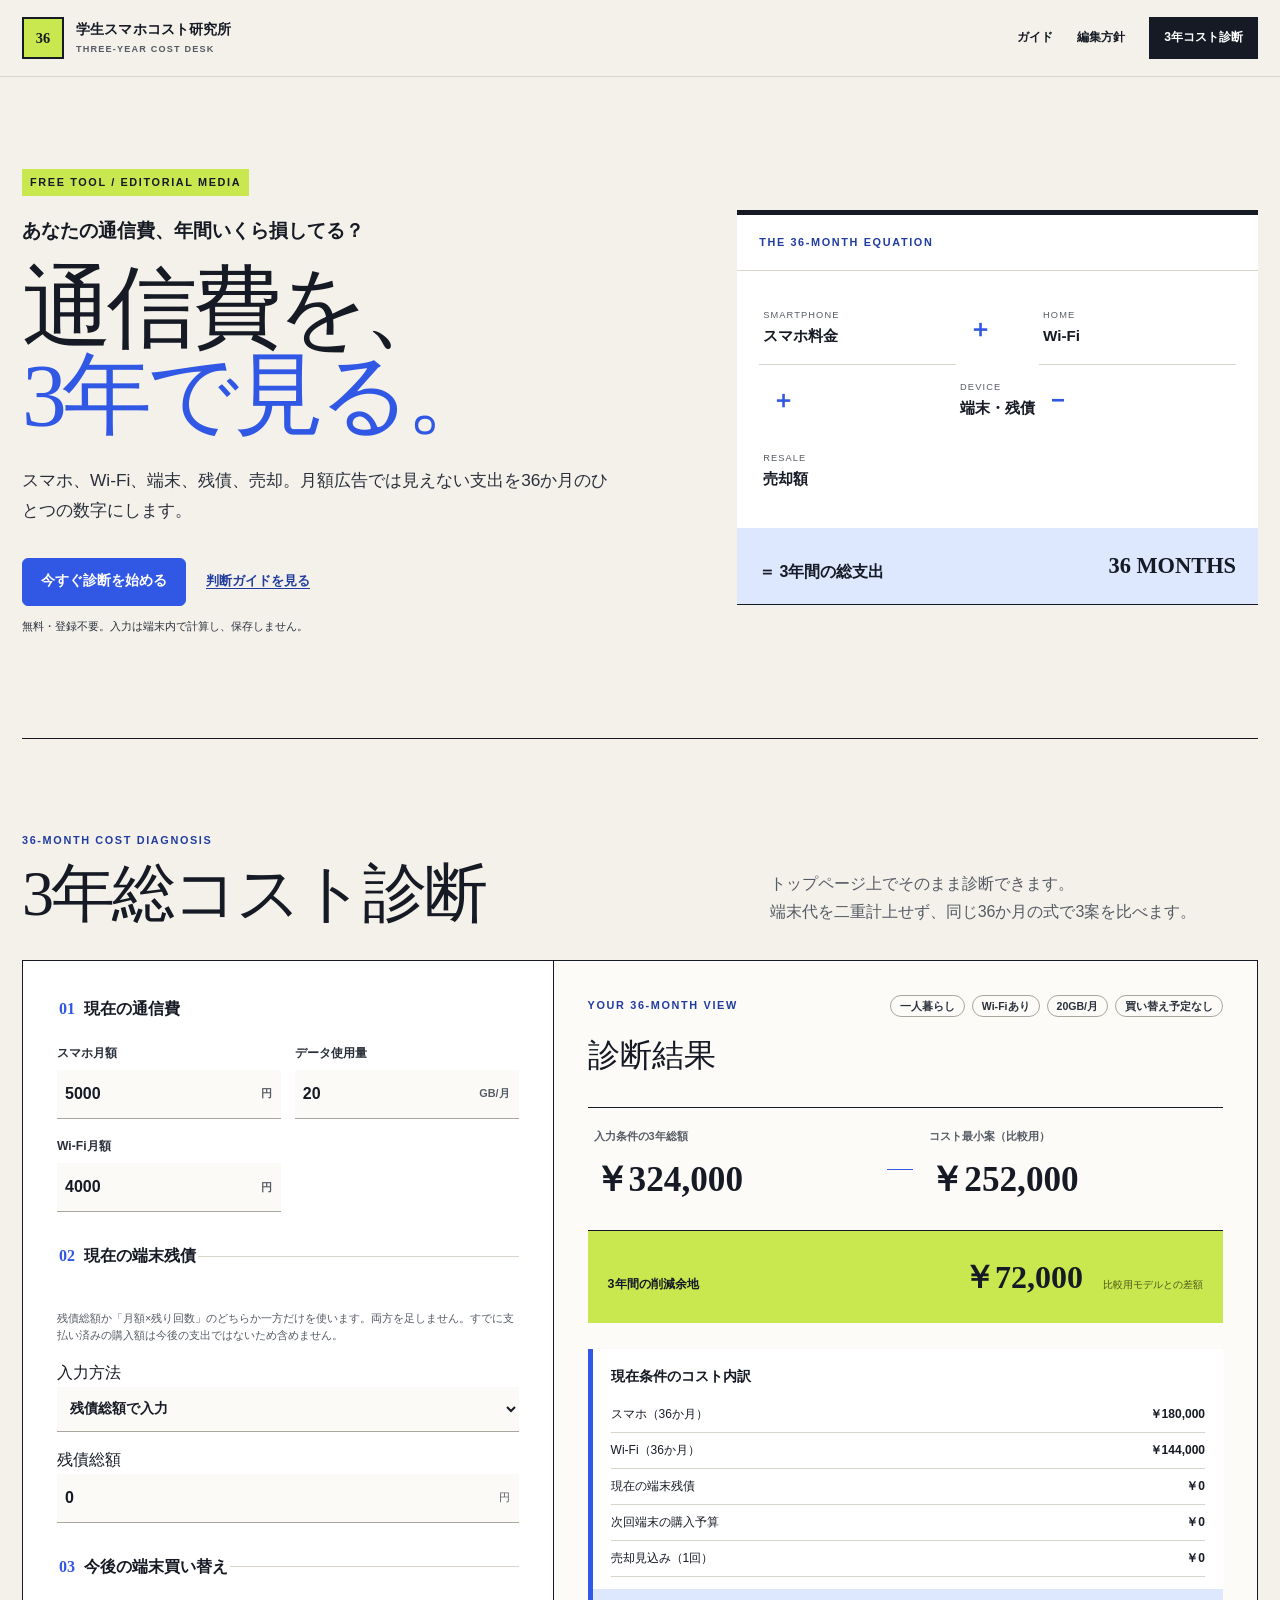
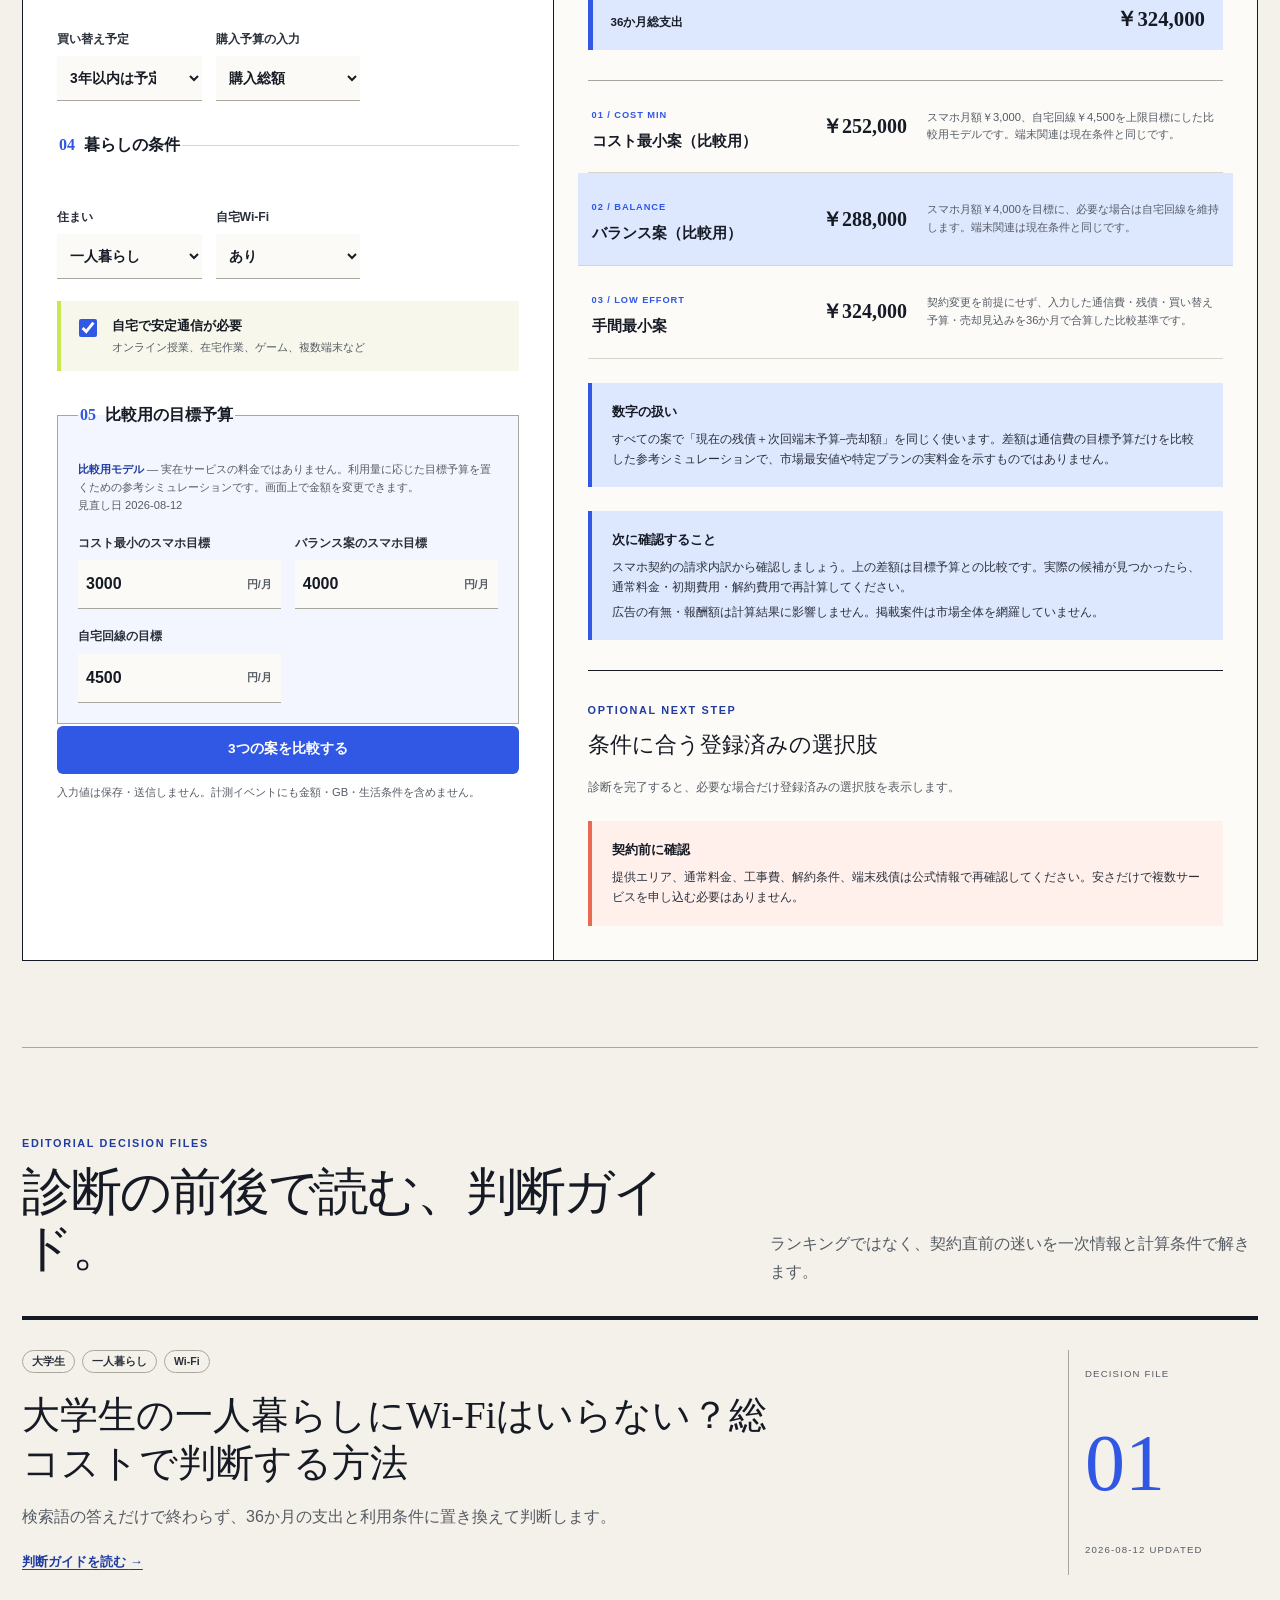
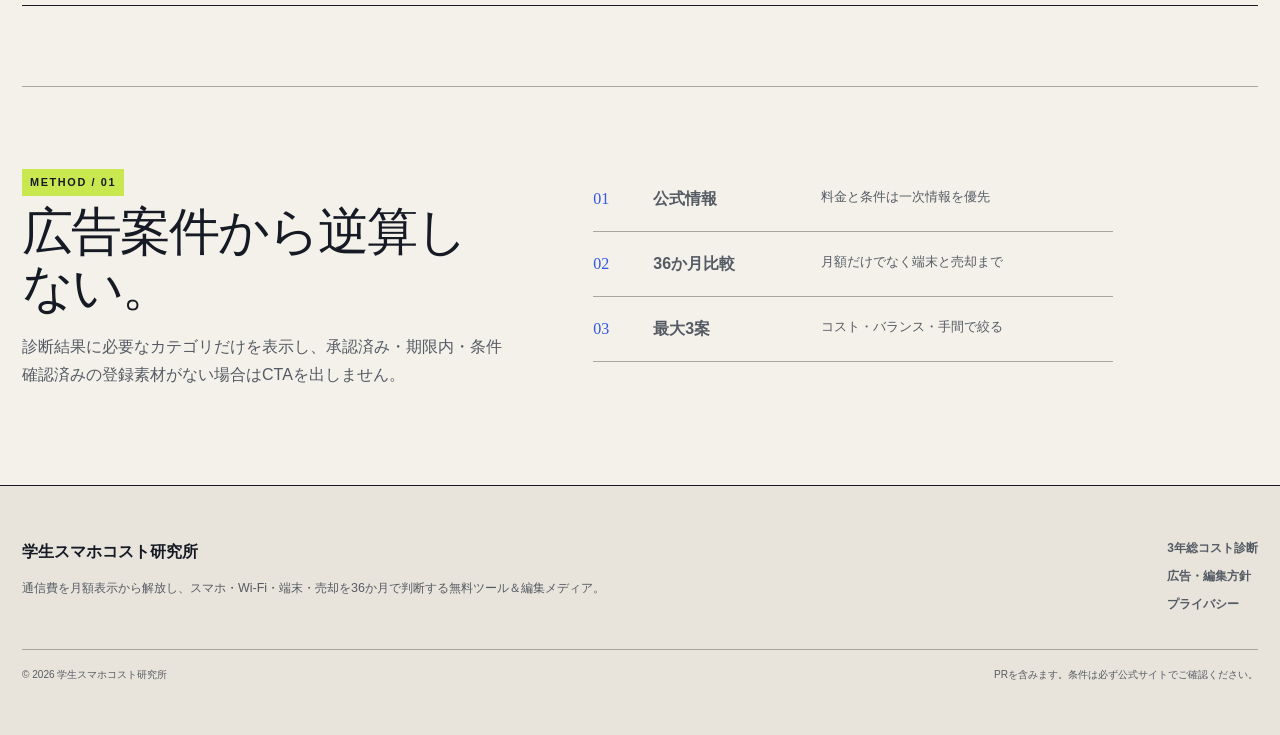
<file: index.html>
<!doctype html>
<html lang="ja"><head><meta charset="utf-8"><meta name="viewport" content="width=device-width,initial-scale=1,viewport-fit=cover">
<title>学生スマホコスト研究所</title><meta name="description" content="大学生・20代向けに、スマホ料金＋Wi-Fi＋端末代−売却額までを3年総コストで比較する実用メディア"><meta name="robots" content="index,follow,max-image-preview:large"><meta name="theme-color" content="#F4F1EA"><link rel="canonical" href="https://reitakahashi0020-rgb.github.io/student-phone-cost/">
<meta property="og:type" content="website"><meta property="og:locale" content="ja_JP"><meta property="og:site_name" content="学生スマホコスト研究所"><meta property="og:title" content="学生スマホコスト研究所"><meta property="og:description" content="大学生・20代向けに、スマホ料金＋Wi-Fi＋端末代−売却額までを3年総コストで比較する実用メディア"><meta property="og:url" content="https://reitakahashi0020-rgb.github.io/student-phone-cost/">
<link rel="icon" href="favicon.svg" type="image/svg+xml"><link rel="stylesheet" href="site.css"><script defer src="cost-engine.js"></script><script defer src="offer-policy.js"></script><script defer src="site.js"></script><script type="application/ld+json">{"@context":"https://schema.org","@type":"WebSite","name":"学生スマホコスト研究所","description":"大学生・20代向けに、スマホ料金＋Wi-Fi＋端末代−売却額までを3年総コストで比較する実用メディア","url":"https://reitakahashi0020-rgb.github.io/student-phone-cost/","inLanguage":"ja-JP"}</script></head>
<body class="home-body"><a class="skip-link" href="#main-content">本文へ移動</a><header class="site-header"><div class="site-header-inner"><a class="brand" href="index.html"><span class="brand-mark" aria-hidden="true">36</span><span><strong>学生スマホコスト研究所</strong><small>THREE-YEAR COST DESK</small></span></a><nav class="global-nav" aria-label="メインナビゲーション"><a href="index.html#guides">ガイド</a><a href="about.html">編集方針</a><a class="nav-cta" href="calculator.html">3年コスト診断</a></nav></div></header><main id="main-content"><section class="home-hero"><div class="hero-copy"><span class="issue-label">FREE TOOL / EDITORIAL MEDIA</span><p class="hero-question">あなたの通信費、年間いくら損してる？</p><h1>通信費を、<br><em>3年で見る。</em></h1><p>スマホ、Wi-Fi、端末、残債、売却。月額広告では見えない支出を36か月のひとつの数字にします。</p><div class="hero-actions"><a class="button button-primary" href="#diagnosis">今すぐ診断を始める</a><a class="text-link" href="#guides">判断ガイドを見る</a></div><p class="privacy-note">無料・登録不要。入力は端末内で計算し、保存しません。</p></div><aside class="hero-ledger" aria-label="3年総コストの計算式"><span class="eyebrow">THE 36-MONTH EQUATION</span><div class="ledger-formula"><div><small>SMARTPHONE</small><strong>スマホ料金</strong></div><b>＋</b><div><small>HOME</small><strong>Wi-Fi</strong></div><b>＋</b><div><small>DEVICE</small><strong>端末・残債</strong></div><b>−</b><div><small>RESALE</small><strong>売却額</strong></div></div><div class="ledger-total"><span>＝ 3年間の総支出</span><strong>36 MONTHS</strong></div></aside></section>
<section id="diagnosis" class="diagnosis-section" data-diagnosis-surface="home">
<script id="cost-model" type="application/json">{"schema_version":1,"horizon_months":36,"model_id":"comparison-budget-v1","model_kind":"comparison_budget","label":"比較用モデル","reviewed_on":"2026-08-12","notice":"実在サービスの料金ではありません。利用量に応じた目標予算を置くための参考シミュレーションです。画面上で金額を変更できます。","mobile_tiers":[{"max_gb":5,"cost_min_yen":2500,"balance_yen":3500,"source_type":"editorial_budget_assumption"},{"max_gb":20,"cost_min_yen":3000,"balance_yen":4000,"source_type":"editorial_budget_assumption"},{"max_gb":null,"cost_min_yen":4500,"balance_yen":5500,"source_type":"editorial_budget_assumption"}],"home_internet_target_yen":4500}</script>
<header class="diagnosis-heading"><div><span class="eyebrow">36-MONTH COST DIAGNOSIS</span><h2>3年総コスト診断</h2></div><p>トップページ上でそのまま診断できます。<br>端末代を二重計上せず、同じ36か月の式で3案を比べます。</p></header>
<div class="diagnosis-workspace"><form id="cost-form" class="diagnosis-form" novalidate>
<fieldset class="form-section"><legend><span>01</span>現在の通信費</legend><div class="field-grid">
<label for="m1">スマホ月額<div class="input-with-unit"><input id="m1" name="current-mobile" inputmode="numeric" type="number" value="5000" min="0" max="100000" step="100"><span>円</span></div></label>
<label for="data-usage">データ使用量<div class="input-with-unit"><input id="data-usage" name="data-usage" inputmode="decimal" type="number" value="20" min="0" max="1000" step="1"><span>GB/月</span></div></label>
<label for="w1">Wi-Fi月額<div class="input-with-unit"><input id="w1" name="current-wifi" inputmode="numeric" type="number" value="4000" min="0" max="100000" step="100"><span>円</span></div></label>
</div></fieldset>
<fieldset class="form-section"><legend><span>02</span>現在の端末残債</legend><p class="field-help">残債総額か「月額×残り回数」のどちらか一方だけを使います。両方を足しません。すでに支払い済みの購入額は今後の支出ではないため含めません。</p>
<label for="current-device-method">入力方法<select id="current-device-method" name="current-device-method"><option value="balance_total">残債総額で入力</option><option value="monthly_remaining">月額 × 残り回数で入力</option></select></label>
<div id="device-balance-fields" class="conditional-fields"><label for="balance">残債総額<div class="input-with-unit"><input id="balance" name="device-balance" inputmode="numeric" type="number" value="0" min="0" max="1000000" step="1000"><span>円</span></div></label></div>
<div id="device-monthly-fields" class="conditional-fields" hidden><div class="field-grid"><label for="device-monthly">端末月額<div class="input-with-unit"><input id="device-monthly" name="device-monthly" inputmode="numeric" type="number" value="2500" min="0" max="100000" step="100"><span>円/月</span></div></label><label for="device-months-left">残り支払回数<div class="input-with-unit"><input id="device-months-left" name="device-months-left" inputmode="numeric" type="number" value="24" min="0" max="36" step="1"><span>回</span></div></label></div></div>
</fieldset>
<fieldset class="form-section"><legend><span>03</span>今後の端末買い替え</legend><div class="choice-grid">
<label for="replacement">買い替え予定<select id="replacement" name="replacement"><option value="none">3年以内は予定なし</option><option value="soon">1年以内</option><option value="later">1〜3年以内</option></select></label>
<label for="replacement-cost-mode">購入予算の入力<select id="replacement-cost-mode" name="replacement-cost-mode"><option value="lump_sum">購入総額</option><option value="monthly">月額 × 支払回数</option></select></label>
</div><div id="replacement-fields" class="conditional-fields" hidden><div class="field-grid">
<label for="replacement-device-cost"><span id="replacement-cost-label">端末購入予算</span><div class="input-with-unit"><input id="replacement-device-cost" name="replacement-device-cost" inputmode="numeric" type="number" value="0" min="0" max="1000000" step="1000"><span id="replacement-cost-unit">円</span></div></label>
<label id="replacement-months-field" for="replacement-device-months" hidden>支払回数<div class="input-with-unit"><input id="replacement-device-months" name="replacement-device-months" inputmode="numeric" type="number" value="36" min="1" max="36" step="1"><span>回</span></div></label>
<label for="sale">想定売却額<div class="input-with-unit"><input id="sale" name="resale" inputmode="numeric" type="number" value="0" min="0" max="1000000" step="1000"><span>円</span></div></label>
</div><p class="field-help">売却額は買い替え予定がある場合だけ、36か月支出から1回差し引きます。</p></div></fieldset>
<fieldset class="form-section"><legend><span>04</span>暮らしの条件</legend><div class="choice-grid"><label for="housing">住まい<select id="housing" name="housing"><option value="alone">一人暮らし</option><option value="family">実家暮らし</option></select></label><label for="wifi-status">自宅Wi-Fi<select id="wifi-status" name="wifi-status"><option value="yes">あり</option><option value="no">なし</option></select></label></div><label class="check-choice"><input id="stable-home" name="stable-home" type="checkbox" checked><span><strong>自宅で安定通信が必要</strong><small>オンライン授業、在宅作業、ゲーム、複数端末など</small></span></label></fieldset>
<fieldset class="form-section model-section"><legend><span>05</span>比較用の目標予算</legend><p class="model-notice"><strong>比較用モデル</strong> — 実在サービスの料金ではありません。利用量に応じた目標予算を置くための参考シミュレーションです。画面上で金額を変更できます。<br>見直し日 2026-08-12</p><div class="field-grid">
<label for="target-mobile-min">コスト最小のスマホ目標<div class="input-with-unit"><input id="target-mobile-min" name="target-mobile-min" inputmode="numeric" type="number" value="3000" min="0" max="100000" step="100"><span>円/月</span></div></label>
<label for="target-mobile-balance">バランス案のスマホ目標<div class="input-with-unit"><input id="target-mobile-balance" name="target-mobile-balance" inputmode="numeric" type="number" value="4000" min="0" max="100000" step="100"><span>円/月</span></div></label>
<label for="target-wifi">自宅回線の目標<div class="input-with-unit"><input id="target-wifi" name="target-wifi" inputmode="numeric" type="number" value="4500" min="0" max="100000" step="100"><span>円/月</span></div></label>
</div></fieldset>
<button id="calculate-button" class="button button-primary calculate-button" type="submit"><span class="button-label">3つの案を比較する</span><span class="button-loader" aria-hidden="true"></span></button><p class="privacy-note">入力値は保存・送信しません。計測イベントにも金額・GB・生活条件を含めません。</p></form>
<section id="diagnosis-result" class="diagnosis-result" aria-labelledby="result-title" aria-live="polite"><div class="result-kicker"><span class="eyebrow">YOUR 36-MONTH VIEW</span><div id="condition-tags" class="condition-tags"></div></div><h2 id="result-title">診断結果</h2>
<div class="comparison-strip"><div><span>入力条件の3年総額</span><strong id="old3">—</strong></div><i aria-hidden="true"></i><div><span>コスト最小案（比較用）</span><strong id="min3">—</strong></div></div><div id="savings-panel" class="savings-number"><span id="savings-label">3年間の削減余地</span><strong id="save3">—</strong><small id="save-caption">現在の入力条件との差</small></div>
<div class="cost-breakdown"><h3>現在条件のコスト内訳</h3><dl><div><dt>スマホ（36か月）</dt><dd id="breakdown-mobile">—</dd></div><div><dt>Wi-Fi（36か月）</dt><dd id="breakdown-wifi">—</dd></div><div><dt>現在の端末残債</dt><dd id="breakdown-device-obligation">—</dd></div><div><dt>次回端末の購入予算</dt><dd id="breakdown-replacement">—</dd></div><div><dt>売却見込み（1回）</dt><dd id="breakdown-sale">—</dd></div></dl><div class="breakdown-total"><span>36か月総支出</span><strong id="breakdown-total">—</strong></div></div>
<div class="recommendation-stack"><article class="recommendation recommendation-min"><header><span>01 / COST MIN</span><h3>コスト最小案（比較用）</h3></header><strong id="plan-min-total">—</strong><p id="plan-min-detail">—</p></article><article class="recommendation recommendation-balance"><header><span>02 / BALANCE</span><h3>バランス案（比較用）</h3></header><strong id="plan-balance-total">—</strong><p id="plan-balance-detail">—</p></article><article class="recommendation recommendation-easy"><header><span>03 / LOW EFFORT</span><h3>手間最小案</h3></header><strong id="plan-easy-total">—</strong><p id="plan-easy-detail">—</p></article></div>
<aside class="editorial-note"><strong>数字の扱い</strong><p>すべての案で「現在の残債＋次回端末予算−売却額」を同じく使います。差額は通信費の目標予算だけを比較した参考シミュレーションで、市場最安値や特定プランの実料金を示すものではありません。</p></aside>
<aside class="editorial-note"><strong>次に確認すること</strong><p id="next-action-text">診断結果に合わせて、費用の見直し方を案内します。</p><p>広告の有無・報酬額は計算結果に影響しません。掲載案件は市場全体を網羅していません。</p></aside>
<div id="offer-recommendations" class="offer-recommendations"><div class="offer-heading"><span class="eyebrow">OPTIONAL NEXT STEP</span><h3>条件に合う登録済みの選択肢</h3></div><p id="offer-empty" class="muted">診断を完了すると、必要な場合だけ登録済みの選択肢を表示します。</p></div><aside class="warning-note"><strong>契約前に確認</strong><p>提供エリア、通常料金、工事費、解約条件、端末残債は公式情報で再確認してください。安さだけで複数サービスを申し込む必要はありません。</p></aside></section></div><script id="known-intents" type="application/json">["family-payment-design", "fixed-cost-audit", "fixed-vs-tethering", "gaming-connection-fit", "home-data-sizing", "home-wifi-need", "iphone-replacement-cycle", "iphone-sale-channel", "iphone-sale-prep", "iphone-sale-savings", "iphone-sale-timing", "mobile-bill-reduction", "mobile-data-sizing", "mobile-switch-timing", "move-internet-timing", "online-class-data", "rakuten-mobile-fit", "tethering-only-fit", "total-communication-cost", "twenty-gb-fit", "unlimited-mobile-need", "used-phone-lifecycle"]</script><div id="offer-registry" hidden aria-hidden="true"><template class="offer-template" data-offer-id="gmo_hikari" data-category="home_internet" data-rule="home_internet_needed"><aside class="affiliate-cta" data-offer-id="gmo_hikari" data-offer-category="home_internet"><div class="affiliate-cta-head"><span class="pill pill-pr">PR</span><div><strong>GMOとくとくBB光</strong><p class="offer-reason">診断条件に合う場合だけ表示しています。</p></div></div><div class="a8-material" data-registered-site="https://reitakahashi0020-rgb.github.io/student-phone-cost" data-offer="gmo_hikari"><template class="registered-material" data-expires-at="2026-09-16T00:00:00+09:00"><a href="https://px.a8.net/svt/ejp?a8mat=4BA39D+B7NWXE+50+6M7QUQ" rel="nofollow">シンプルに安い速いGMOとくとくBB光！高性能なWi-Fiルーターレンタル無料！</a>
<img border="0" width="1" height="1" src="https://www11.a8.net/0.gif?a8mat=4BA39D+B7NWXE+50+6M7QUQ" alt="">
</template><button class="button button-primary reveal-offer" type="button">PR：公式申込先を表示</button><noscript>広告リンクの表示にはJavaScriptが必要です。公式出典は本文から確認できます。</noscript></div><details class="rate-evidence"><summary>登録済みの公式料金データ</summary><ul><li><strong>1ギガ マンション</strong> 月額4,290円（税込）／初期費用3,300円。月額は税込。契約事務手数料3300円。工事費・特典・解約条件は公式ページで要確認。 <a href="https://gmobb.jp/service/gmohikari/price/" rel="nofollow noopener">公式料金</a>（確認日 2026-08-12）</li><li><strong>1ギガ ファミリー</strong> 月額5,390円（税込）／初期費用3,300円。月額は税込。契約事務手数料3300円。工事費・特典・解約条件は公式ページで要確認。 <a href="https://gmobb.jp/service/gmohikari/price/" rel="nofollow noopener">公式料金</a>（確認日 2026-08-12）</li></ul><p>この公式料金は上の比較用モデルへ自動代入していません。住居タイプ・提供条件を確認してから比較してください。</p></details><small>申込前に料金・提供エリア・解約条件を公式ページで確認してください。</small></aside></template></div></section>
<section id="guides" class="home-section guide-section"><div class="section-heading section-heading-inline"><div><span class="eyebrow">EDITORIAL DECISION FILES</span><h2>診断の前後で読む、判断ガイド。</h2></div><p>ランキングではなく、契約直前の迷いを一次情報と計算条件で解きます。</p></div><article class="featured-guide"><div><div class="condition-tags"><span class="pill">大学生</span><span class="pill">一人暮らし</span><span class="pill">Wi-Fi</span></div><h3><a href="i01-daigakusei-hitorigurashi-wifi-iranai.html">大学生の一人暮らしにWi-Fiはいらない？総コストで判断する方法</a></h3><p>検索語の答えだけで終わらず、36か月の支出と利用条件に置き換えて判断します。</p><a class="text-link" href="i01-daigakusei-hitorigurashi-wifi-iranai.html">判断ガイドを読む <span aria-hidden="true">→</span></a></div><div class="guide-index" aria-hidden="true"><span>DECISION FILE</span><strong>01</strong><small>2026-08-12 UPDATED</small></div></article></section>
<section class="home-section methodology"><div><span class="issue-label">METHOD / 01</span><h2>広告案件から逆算しない。</h2><p>診断結果に必要なカテゴリだけを表示し、承認済み・期限内・条件確認済みの登録素材がない場合はCTAを出しません。</p></div><div class="method-list"><p><span>01</span><strong>公式情報</strong><small>料金と条件は一次情報を優先</small></p><p><span>02</span><strong>36か月比較</strong><small>月額だけでなく端末と売却まで</small></p><p><span>03</span><strong>最大3案</strong><small>コスト・バランス・手間で絞る</small></p></div></section></main><footer class="site-footer"><div class="footer-grid"><div><a class="footer-brand" href="index.html">学生スマホコスト研究所</a><p>通信費を月額表示から解放し、スマホ・Wi-Fi・端末・売却を36か月で判断する無料ツール＆編集メディア。</p></div><nav aria-label="フッターナビゲーション"><a href="calculator.html">3年総コスト診断</a><a href="about.html">広告・編集方針</a><a href="privacy.html">プライバシー</a></nav></div><div class="footer-bottom"><span>© 2026 学生スマホコスト研究所</span><span>PRを含みます。条件は必ず公式サイトでご確認ください。</span></div></footer></body></html>
</file>
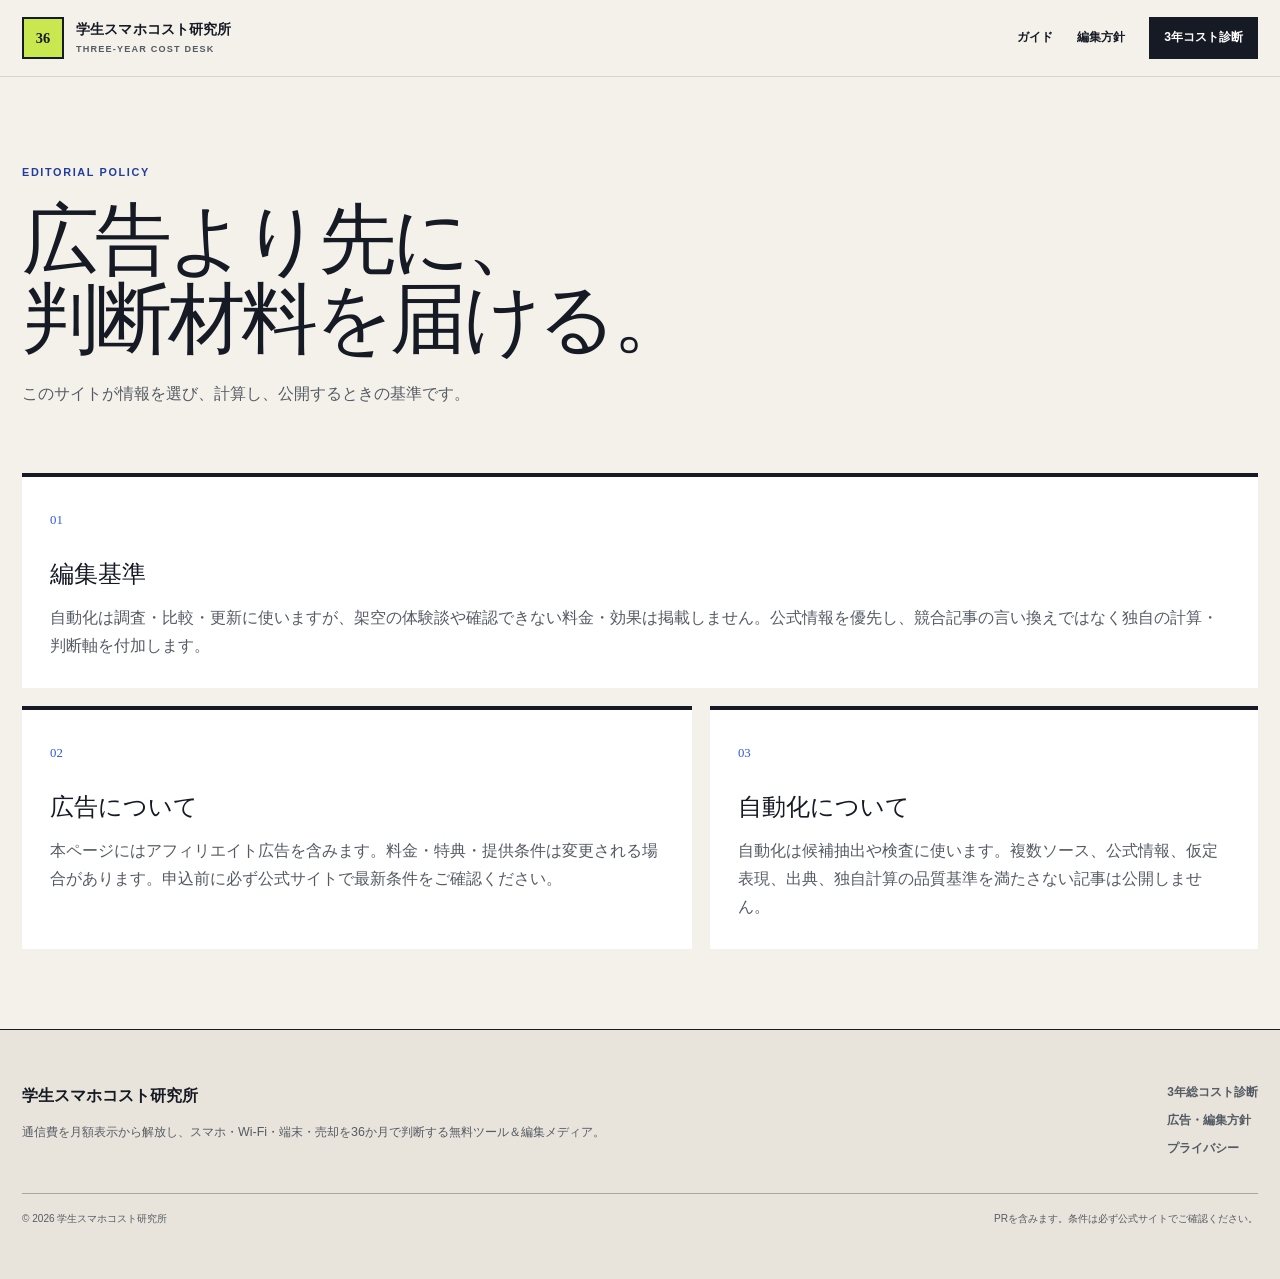
<file: about.html>
<!doctype html>
<html lang="ja"><head><meta charset="utf-8"><meta name="viewport" content="width=device-width,initial-scale=1,viewport-fit=cover">
<title>広告・編集方針 | 学生スマホコスト研究所</title><meta name="description" content="学生スマホコスト研究所の広告・編集・自動化方針"><meta name="robots" content="index,follow,max-image-preview:large"><meta name="theme-color" content="#F4F1EA"><link rel="canonical" href="https://reitakahashi0020-rgb.github.io/student-phone-cost/about.html">
<meta property="og:type" content="website"><meta property="og:locale" content="ja_JP"><meta property="og:site_name" content="学生スマホコスト研究所"><meta property="og:title" content="広告・編集方針 | 学生スマホコスト研究所"><meta property="og:description" content="学生スマホコスト研究所の広告・編集・自動化方針"><meta property="og:url" content="https://reitakahashi0020-rgb.github.io/student-phone-cost/about.html">
<link rel="icon" href="favicon.svg" type="image/svg+xml"><link rel="stylesheet" href="site.css"><script defer src="cost-engine.js"></script><script defer src="offer-policy.js"></script><script defer src="site.js"></script><script type="application/ld+json">{"@context":"https://schema.org","@type":"WebSite","name":"学生スマホコスト研究所","description":"大学生・20代向けに、スマホ料金＋Wi-Fi＋端末代−売却額までを3年総コストで比較する実用メディア","url":"https://reitakahashi0020-rgb.github.io/student-phone-cost/","inLanguage":"ja-JP"}</script></head>
<body class="policy-body"><a class="skip-link" href="#main-content">本文へ移動</a><header class="site-header"><div class="site-header-inner"><a class="brand" href="index.html"><span class="brand-mark" aria-hidden="true">36</span><span><strong>学生スマホコスト研究所</strong><small>THREE-YEAR COST DESK</small></span></a><nav class="global-nav" aria-label="メインナビゲーション"><a href="index.html#guides">ガイド</a><a href="about.html">編集方針</a><a class="nav-cta" href="calculator.html">3年コスト診断</a></nav></div></header><main id="main-content"><div class="page-shell policy-page"><header class="policy-header"><span class="eyebrow">EDITORIAL POLICY</span><h1>広告より先に、<br>判断材料を届ける。</h1><p>このサイトが情報を選び、計算し、公開するときの基準です。</p></header><div class="policy-grid"><section class="policy-card policy-card-wide"><span class="card-index">01</span><h2>編集基準</h2><p>自動化は調査・比較・更新に使いますが、架空の体験談や確認できない料金・効果は掲載しません。公式情報を優先し、競合記事の言い換えではなく独自の計算・判断軸を付加します。</p></section><section class="policy-card"><span class="card-index">02</span><h2>広告について</h2><p>本ページにはアフィリエイト広告を含みます。料金・特典・提供条件は変更される場合があります。申込前に必ず公式サイトで最新条件をご確認ください。</p></section><section class="policy-card"><span class="card-index">03</span><h2>自動化について</h2><p>自動化は候補抽出や検査に使います。複数ソース、公式情報、仮定表現、出典、独自計算の品質基準を満たさない記事は公開しません。</p></section></div></div></main><footer class="site-footer"><div class="footer-grid"><div><a class="footer-brand" href="index.html">学生スマホコスト研究所</a><p>通信費を月額表示から解放し、スマホ・Wi-Fi・端末・売却を36か月で判断する無料ツール＆編集メディア。</p></div><nav aria-label="フッターナビゲーション"><a href="calculator.html">3年総コスト診断</a><a href="about.html">広告・編集方針</a><a href="privacy.html">プライバシー</a></nav></div><div class="footer-bottom"><span>© 2026 学生スマホコスト研究所</span><span>PRを含みます。条件は必ず公式サイトでご確認ください。</span></div></footer></body></html>
</file>
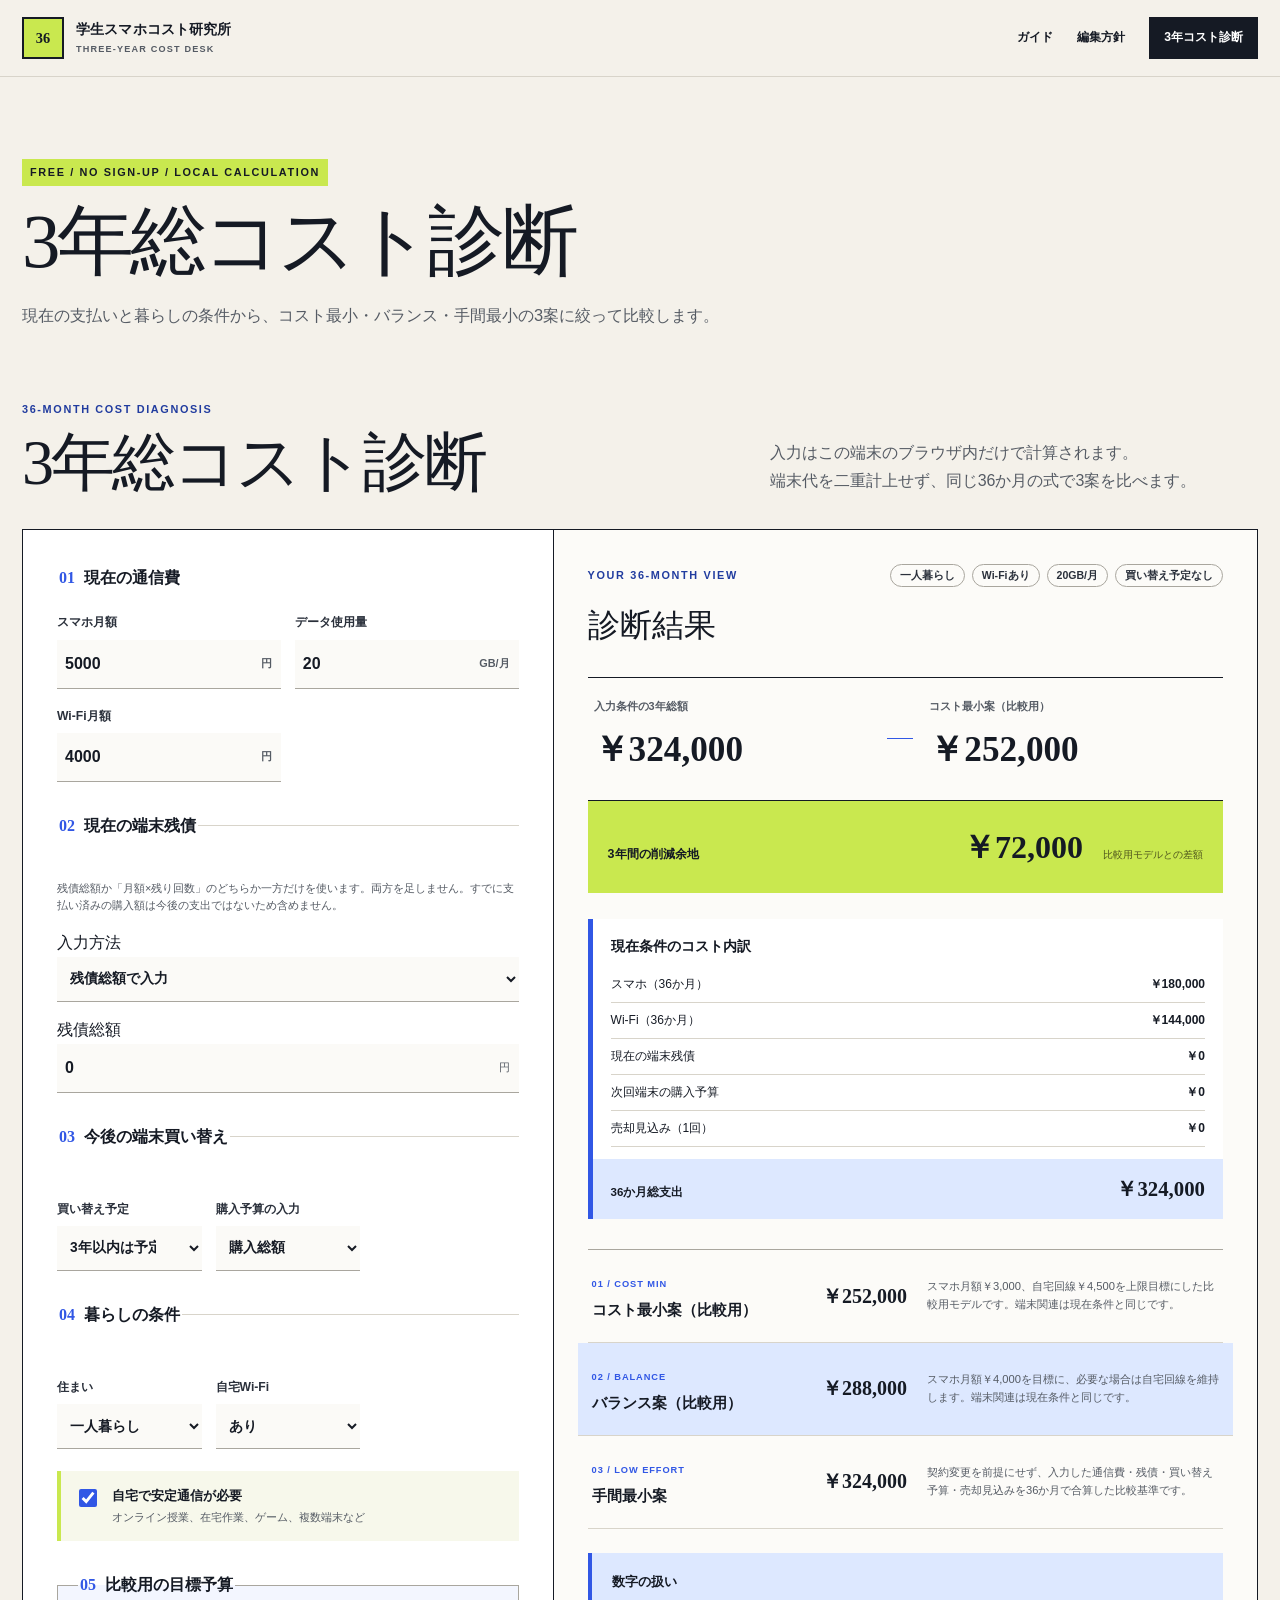
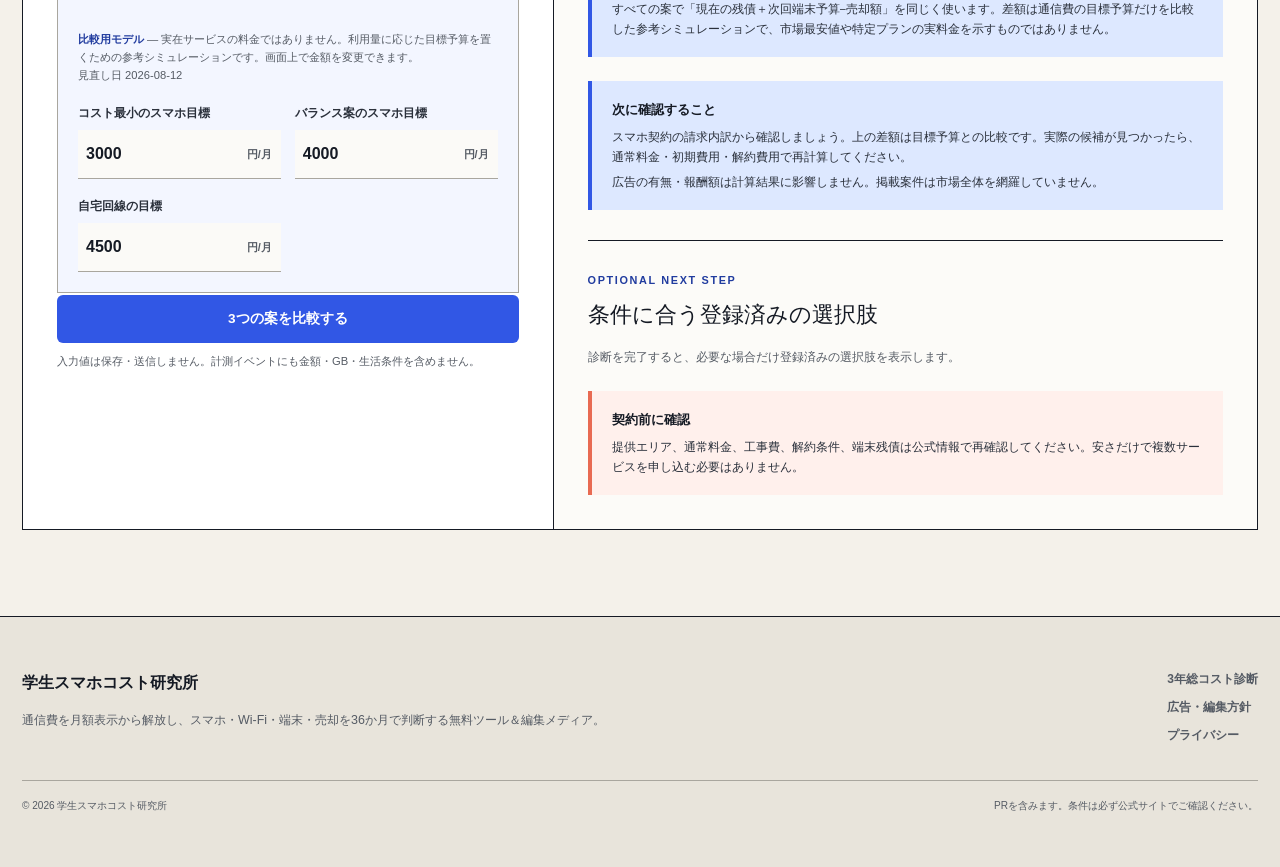
<file: calculator.html>
<!doctype html>
<html lang="ja"><head><meta charset="utf-8"><meta name="viewport" content="width=device-width,initial-scale=1,viewport-fit=cover">
<title>スマホ3年総コスト診断 | 学生スマホコスト研究所</title><meta name="description" content="スマホ料金、Wi-Fi、端末代、売却額から年間・3年間の総コストを比較"><meta name="robots" content="index,follow,max-image-preview:large"><meta name="theme-color" content="#F4F1EA"><link rel="canonical" href="https://reitakahashi0020-rgb.github.io/student-phone-cost/calculator.html">
<meta property="og:type" content="website"><meta property="og:locale" content="ja_JP"><meta property="og:site_name" content="学生スマホコスト研究所"><meta property="og:title" content="スマホ3年総コスト診断 | 学生スマホコスト研究所"><meta property="og:description" content="スマホ料金、Wi-Fi、端末代、売却額から年間・3年間の総コストを比較"><meta property="og:url" content="https://reitakahashi0020-rgb.github.io/student-phone-cost/calculator.html">
<link rel="icon" href="favicon.svg" type="image/svg+xml"><link rel="stylesheet" href="site.css"><script defer src="cost-engine.js"></script><script defer src="offer-policy.js"></script><script defer src="site.js"></script><script type="application/ld+json">{"@context":"https://schema.org","@type":"WebSite","name":"学生スマホコスト研究所","description":"大学生・20代向けに、スマホ料金＋Wi-Fi＋端末代−売却額までを3年総コストで比較する実用メディア","url":"https://reitakahashi0020-rgb.github.io/student-phone-cost/","inLanguage":"ja-JP"}</script></head>
<body class="calculator-body"><a class="skip-link" href="#main-content">本文へ移動</a><header class="site-header"><div class="site-header-inner"><a class="brand" href="index.html"><span class="brand-mark" aria-hidden="true">36</span><span><strong>学生スマホコスト研究所</strong><small>THREE-YEAR COST DESK</small></span></a><nav class="global-nav" aria-label="メインナビゲーション"><a href="index.html#guides">ガイド</a><a href="about.html">編集方針</a><a class="nav-cta" href="calculator.html">3年コスト診断</a></nav></div></header><main id="main-content"><div class="page-shell calculator-page"><header class="tool-header"><span class="issue-label">FREE / NO SIGN-UP / LOCAL CALCULATION</span><h1>3年総コスト診断</h1><p>現在の支払いと暮らしの条件から、コスト最小・バランス・手間最小の3案に絞って比較します。</p></header><section id="diagnosis" class="diagnosis-section" data-diagnosis-surface="calculator">
<script id="cost-model" type="application/json">{"schema_version":1,"horizon_months":36,"model_id":"comparison-budget-v1","model_kind":"comparison_budget","label":"比較用モデル","reviewed_on":"2026-08-12","notice":"実在サービスの料金ではありません。利用量に応じた目標予算を置くための参考シミュレーションです。画面上で金額を変更できます。","mobile_tiers":[{"max_gb":5,"cost_min_yen":2500,"balance_yen":3500,"source_type":"editorial_budget_assumption"},{"max_gb":20,"cost_min_yen":3000,"balance_yen":4000,"source_type":"editorial_budget_assumption"},{"max_gb":null,"cost_min_yen":4500,"balance_yen":5500,"source_type":"editorial_budget_assumption"}],"home_internet_target_yen":4500}</script>
<header class="diagnosis-heading"><div><span class="eyebrow">36-MONTH COST DIAGNOSIS</span><h2>3年総コスト診断</h2></div><p>入力はこの端末のブラウザ内だけで計算されます。<br>端末代を二重計上せず、同じ36か月の式で3案を比べます。</p></header>
<div class="diagnosis-workspace"><form id="cost-form" class="diagnosis-form" novalidate>
<fieldset class="form-section"><legend><span>01</span>現在の通信費</legend><div class="field-grid">
<label for="m1">スマホ月額<div class="input-with-unit"><input id="m1" name="current-mobile" inputmode="numeric" type="number" value="5000" min="0" max="100000" step="100"><span>円</span></div></label>
<label for="data-usage">データ使用量<div class="input-with-unit"><input id="data-usage" name="data-usage" inputmode="decimal" type="number" value="20" min="0" max="1000" step="1"><span>GB/月</span></div></label>
<label for="w1">Wi-Fi月額<div class="input-with-unit"><input id="w1" name="current-wifi" inputmode="numeric" type="number" value="4000" min="0" max="100000" step="100"><span>円</span></div></label>
</div></fieldset>
<fieldset class="form-section"><legend><span>02</span>現在の端末残債</legend><p class="field-help">残債総額か「月額×残り回数」のどちらか一方だけを使います。両方を足しません。すでに支払い済みの購入額は今後の支出ではないため含めません。</p>
<label for="current-device-method">入力方法<select id="current-device-method" name="current-device-method"><option value="balance_total">残債総額で入力</option><option value="monthly_remaining">月額 × 残り回数で入力</option></select></label>
<div id="device-balance-fields" class="conditional-fields"><label for="balance">残債総額<div class="input-with-unit"><input id="balance" name="device-balance" inputmode="numeric" type="number" value="0" min="0" max="1000000" step="1000"><span>円</span></div></label></div>
<div id="device-monthly-fields" class="conditional-fields" hidden><div class="field-grid"><label for="device-monthly">端末月額<div class="input-with-unit"><input id="device-monthly" name="device-monthly" inputmode="numeric" type="number" value="2500" min="0" max="100000" step="100"><span>円/月</span></div></label><label for="device-months-left">残り支払回数<div class="input-with-unit"><input id="device-months-left" name="device-months-left" inputmode="numeric" type="number" value="24" min="0" max="36" step="1"><span>回</span></div></label></div></div>
</fieldset>
<fieldset class="form-section"><legend><span>03</span>今後の端末買い替え</legend><div class="choice-grid">
<label for="replacement">買い替え予定<select id="replacement" name="replacement"><option value="none">3年以内は予定なし</option><option value="soon">1年以内</option><option value="later">1〜3年以内</option></select></label>
<label for="replacement-cost-mode">購入予算の入力<select id="replacement-cost-mode" name="replacement-cost-mode"><option value="lump_sum">購入総額</option><option value="monthly">月額 × 支払回数</option></select></label>
</div><div id="replacement-fields" class="conditional-fields" hidden><div class="field-grid">
<label for="replacement-device-cost"><span id="replacement-cost-label">端末購入予算</span><div class="input-with-unit"><input id="replacement-device-cost" name="replacement-device-cost" inputmode="numeric" type="number" value="0" min="0" max="1000000" step="1000"><span id="replacement-cost-unit">円</span></div></label>
<label id="replacement-months-field" for="replacement-device-months" hidden>支払回数<div class="input-with-unit"><input id="replacement-device-months" name="replacement-device-months" inputmode="numeric" type="number" value="36" min="1" max="36" step="1"><span>回</span></div></label>
<label for="sale">想定売却額<div class="input-with-unit"><input id="sale" name="resale" inputmode="numeric" type="number" value="0" min="0" max="1000000" step="1000"><span>円</span></div></label>
</div><p class="field-help">売却額は買い替え予定がある場合だけ、36か月支出から1回差し引きます。</p></div></fieldset>
<fieldset class="form-section"><legend><span>04</span>暮らしの条件</legend><div class="choice-grid"><label for="housing">住まい<select id="housing" name="housing"><option value="alone">一人暮らし</option><option value="family">実家暮らし</option></select></label><label for="wifi-status">自宅Wi-Fi<select id="wifi-status" name="wifi-status"><option value="yes">あり</option><option value="no">なし</option></select></label></div><label class="check-choice"><input id="stable-home" name="stable-home" type="checkbox" checked><span><strong>自宅で安定通信が必要</strong><small>オンライン授業、在宅作業、ゲーム、複数端末など</small></span></label></fieldset>
<fieldset class="form-section model-section"><legend><span>05</span>比較用の目標予算</legend><p class="model-notice"><strong>比較用モデル</strong> — 実在サービスの料金ではありません。利用量に応じた目標予算を置くための参考シミュレーションです。画面上で金額を変更できます。<br>見直し日 2026-08-12</p><div class="field-grid">
<label for="target-mobile-min">コスト最小のスマホ目標<div class="input-with-unit"><input id="target-mobile-min" name="target-mobile-min" inputmode="numeric" type="number" value="3000" min="0" max="100000" step="100"><span>円/月</span></div></label>
<label for="target-mobile-balance">バランス案のスマホ目標<div class="input-with-unit"><input id="target-mobile-balance" name="target-mobile-balance" inputmode="numeric" type="number" value="4000" min="0" max="100000" step="100"><span>円/月</span></div></label>
<label for="target-wifi">自宅回線の目標<div class="input-with-unit"><input id="target-wifi" name="target-wifi" inputmode="numeric" type="number" value="4500" min="0" max="100000" step="100"><span>円/月</span></div></label>
</div></fieldset>
<button id="calculate-button" class="button button-primary calculate-button" type="submit"><span class="button-label">3つの案を比較する</span><span class="button-loader" aria-hidden="true"></span></button><p class="privacy-note">入力値は保存・送信しません。計測イベントにも金額・GB・生活条件を含めません。</p></form>
<section id="diagnosis-result" class="diagnosis-result" aria-labelledby="result-title" aria-live="polite"><div class="result-kicker"><span class="eyebrow">YOUR 36-MONTH VIEW</span><div id="condition-tags" class="condition-tags"></div></div><h2 id="result-title">診断結果</h2>
<div class="comparison-strip"><div><span>入力条件の3年総額</span><strong id="old3">—</strong></div><i aria-hidden="true"></i><div><span>コスト最小案（比較用）</span><strong id="min3">—</strong></div></div><div id="savings-panel" class="savings-number"><span id="savings-label">3年間の削減余地</span><strong id="save3">—</strong><small id="save-caption">現在の入力条件との差</small></div>
<div class="cost-breakdown"><h3>現在条件のコスト内訳</h3><dl><div><dt>スマホ（36か月）</dt><dd id="breakdown-mobile">—</dd></div><div><dt>Wi-Fi（36か月）</dt><dd id="breakdown-wifi">—</dd></div><div><dt>現在の端末残債</dt><dd id="breakdown-device-obligation">—</dd></div><div><dt>次回端末の購入予算</dt><dd id="breakdown-replacement">—</dd></div><div><dt>売却見込み（1回）</dt><dd id="breakdown-sale">—</dd></div></dl><div class="breakdown-total"><span>36か月総支出</span><strong id="breakdown-total">—</strong></div></div>
<div class="recommendation-stack"><article class="recommendation recommendation-min"><header><span>01 / COST MIN</span><h3>コスト最小案（比較用）</h3></header><strong id="plan-min-total">—</strong><p id="plan-min-detail">—</p></article><article class="recommendation recommendation-balance"><header><span>02 / BALANCE</span><h3>バランス案（比較用）</h3></header><strong id="plan-balance-total">—</strong><p id="plan-balance-detail">—</p></article><article class="recommendation recommendation-easy"><header><span>03 / LOW EFFORT</span><h3>手間最小案</h3></header><strong id="plan-easy-total">—</strong><p id="plan-easy-detail">—</p></article></div>
<aside class="editorial-note"><strong>数字の扱い</strong><p>すべての案で「現在の残債＋次回端末予算−売却額」を同じく使います。差額は通信費の目標予算だけを比較した参考シミュレーションで、市場最安値や特定プランの実料金を示すものではありません。</p></aside>
<aside class="editorial-note"><strong>次に確認すること</strong><p id="next-action-text">診断結果に合わせて、費用の見直し方を案内します。</p><p>広告の有無・報酬額は計算結果に影響しません。掲載案件は市場全体を網羅していません。</p></aside>
<div id="offer-recommendations" class="offer-recommendations"><div class="offer-heading"><span class="eyebrow">OPTIONAL NEXT STEP</span><h3>条件に合う登録済みの選択肢</h3></div><p id="offer-empty" class="muted">診断を完了すると、必要な場合だけ登録済みの選択肢を表示します。</p></div><aside class="warning-note"><strong>契約前に確認</strong><p>提供エリア、通常料金、工事費、解約条件、端末残債は公式情報で再確認してください。安さだけで複数サービスを申し込む必要はありません。</p></aside></section></div><script id="known-intents" type="application/json">["family-payment-design", "fixed-cost-audit", "fixed-vs-tethering", "gaming-connection-fit", "home-data-sizing", "home-wifi-need", "iphone-replacement-cycle", "iphone-sale-channel", "iphone-sale-prep", "iphone-sale-savings", "iphone-sale-timing", "mobile-bill-reduction", "mobile-data-sizing", "mobile-switch-timing", "move-internet-timing", "online-class-data", "rakuten-mobile-fit", "tethering-only-fit", "total-communication-cost", "twenty-gb-fit", "unlimited-mobile-need", "used-phone-lifecycle"]</script><div id="offer-registry" hidden aria-hidden="true"><template class="offer-template" data-offer-id="gmo_hikari" data-category="home_internet" data-rule="home_internet_needed"><aside class="affiliate-cta" data-offer-id="gmo_hikari" data-offer-category="home_internet"><div class="affiliate-cta-head"><span class="pill pill-pr">PR</span><div><strong>GMOとくとくBB光</strong><p class="offer-reason">診断条件に合う場合だけ表示しています。</p></div></div><div class="a8-material" data-registered-site="https://reitakahashi0020-rgb.github.io/student-phone-cost" data-offer="gmo_hikari"><template class="registered-material" data-expires-at="2026-09-16T00:00:00+09:00"><a href="https://px.a8.net/svt/ejp?a8mat=4BA39D+B7NWXE+50+6M7QUQ" rel="nofollow">シンプルに安い速いGMOとくとくBB光！高性能なWi-Fiルーターレンタル無料！</a>
<img border="0" width="1" height="1" src="https://www11.a8.net/0.gif?a8mat=4BA39D+B7NWXE+50+6M7QUQ" alt="">
</template><button class="button button-primary reveal-offer" type="button">PR：公式申込先を表示</button><noscript>広告リンクの表示にはJavaScriptが必要です。公式出典は本文から確認できます。</noscript></div><details class="rate-evidence"><summary>登録済みの公式料金データ</summary><ul><li><strong>1ギガ マンション</strong> 月額4,290円（税込）／初期費用3,300円。月額は税込。契約事務手数料3300円。工事費・特典・解約条件は公式ページで要確認。 <a href="https://gmobb.jp/service/gmohikari/price/" rel="nofollow noopener">公式料金</a>（確認日 2026-08-12）</li><li><strong>1ギガ ファミリー</strong> 月額5,390円（税込）／初期費用3,300円。月額は税込。契約事務手数料3300円。工事費・特典・解約条件は公式ページで要確認。 <a href="https://gmobb.jp/service/gmohikari/price/" rel="nofollow noopener">公式料金</a>（確認日 2026-08-12）</li></ul><p>この公式料金は上の比較用モデルへ自動代入していません。住居タイプ・提供条件を確認してから比較してください。</p></details><small>申込前に料金・提供エリア・解約条件を公式ページで確認してください。</small></aside></template></div></section><noscript><p class="warning-note">診断にはJavaScriptが必要です。ブラウザの設定を確認してください。</p></noscript></div></main><footer class="site-footer"><div class="footer-grid"><div><a class="footer-brand" href="index.html">学生スマホコスト研究所</a><p>通信費を月額表示から解放し、スマホ・Wi-Fi・端末・売却を36か月で判断する無料ツール＆編集メディア。</p></div><nav aria-label="フッターナビゲーション"><a href="calculator.html">3年総コスト診断</a><a href="about.html">広告・編集方針</a><a href="privacy.html">プライバシー</a></nav></div><div class="footer-bottom"><span>© 2026 学生スマホコスト研究所</span><span>PRを含みます。条件は必ず公式サイトでご確認ください。</span></div></footer></body></html>
</file>
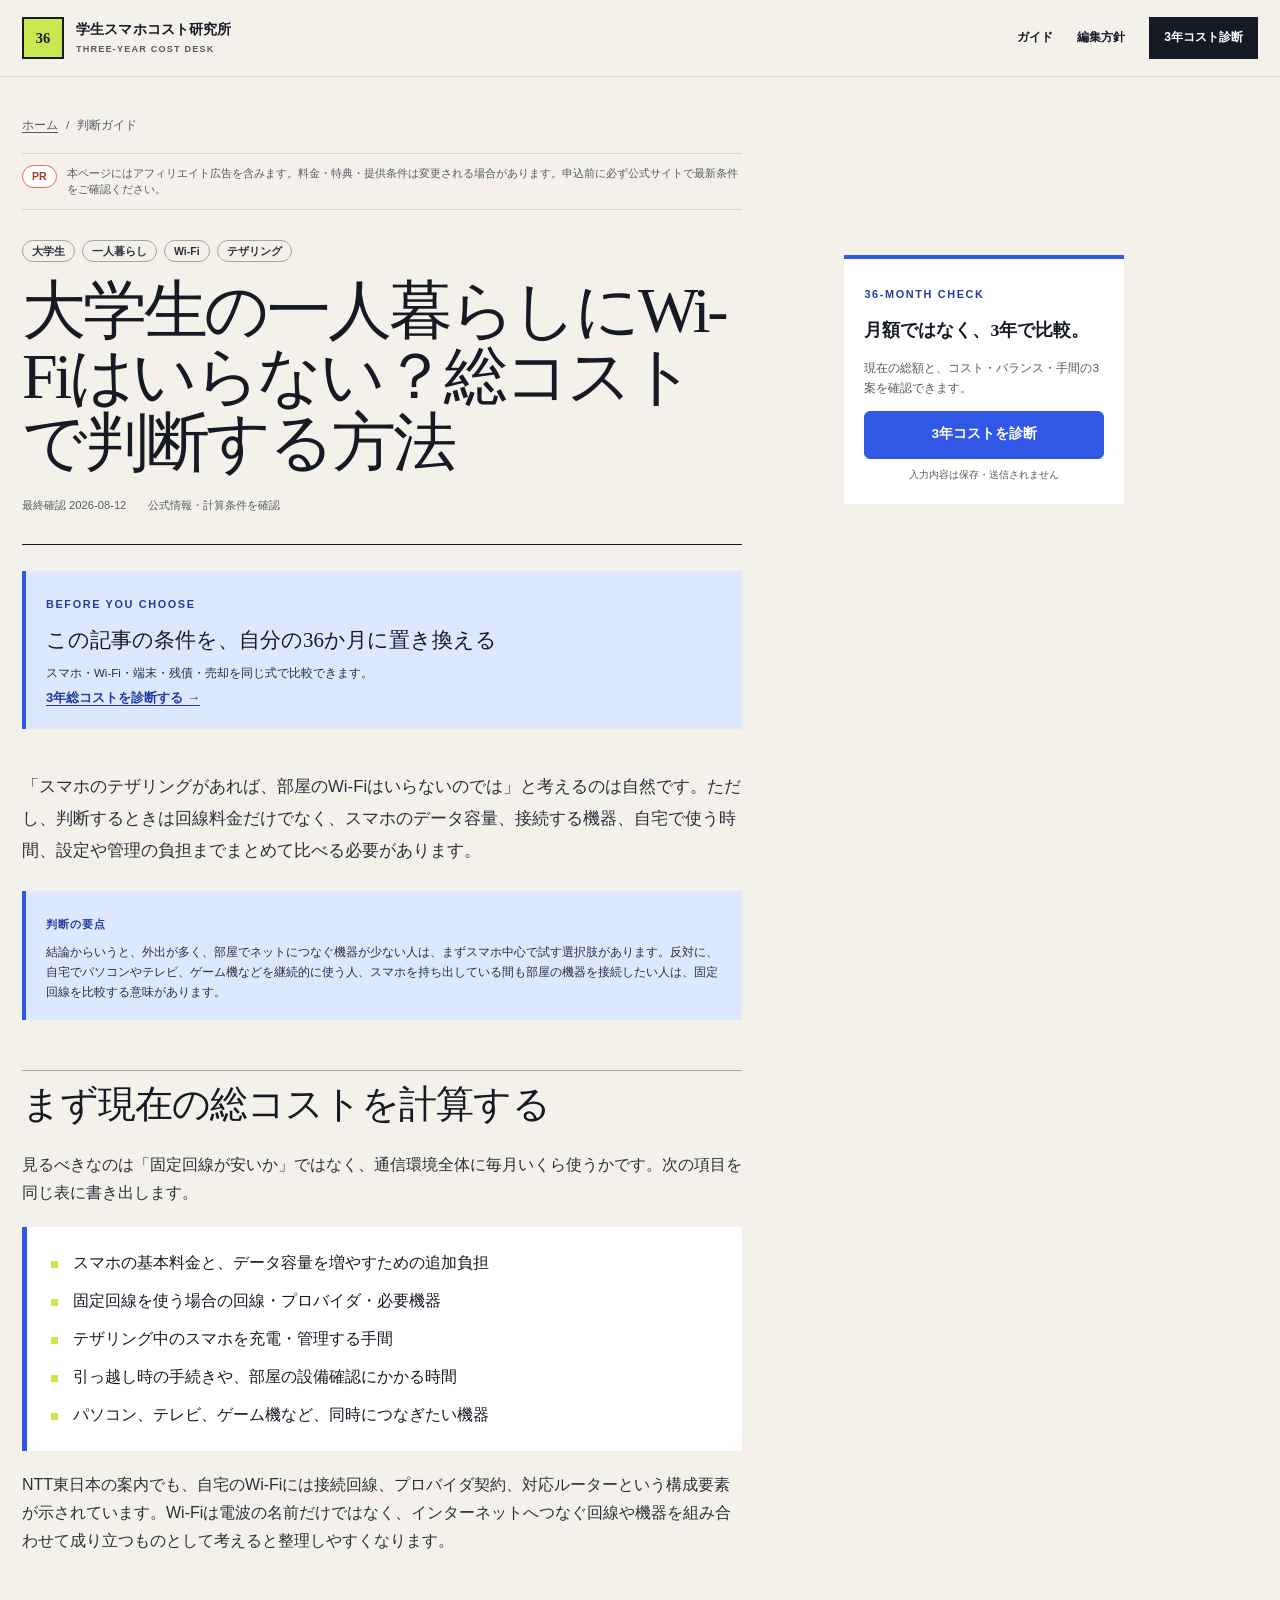
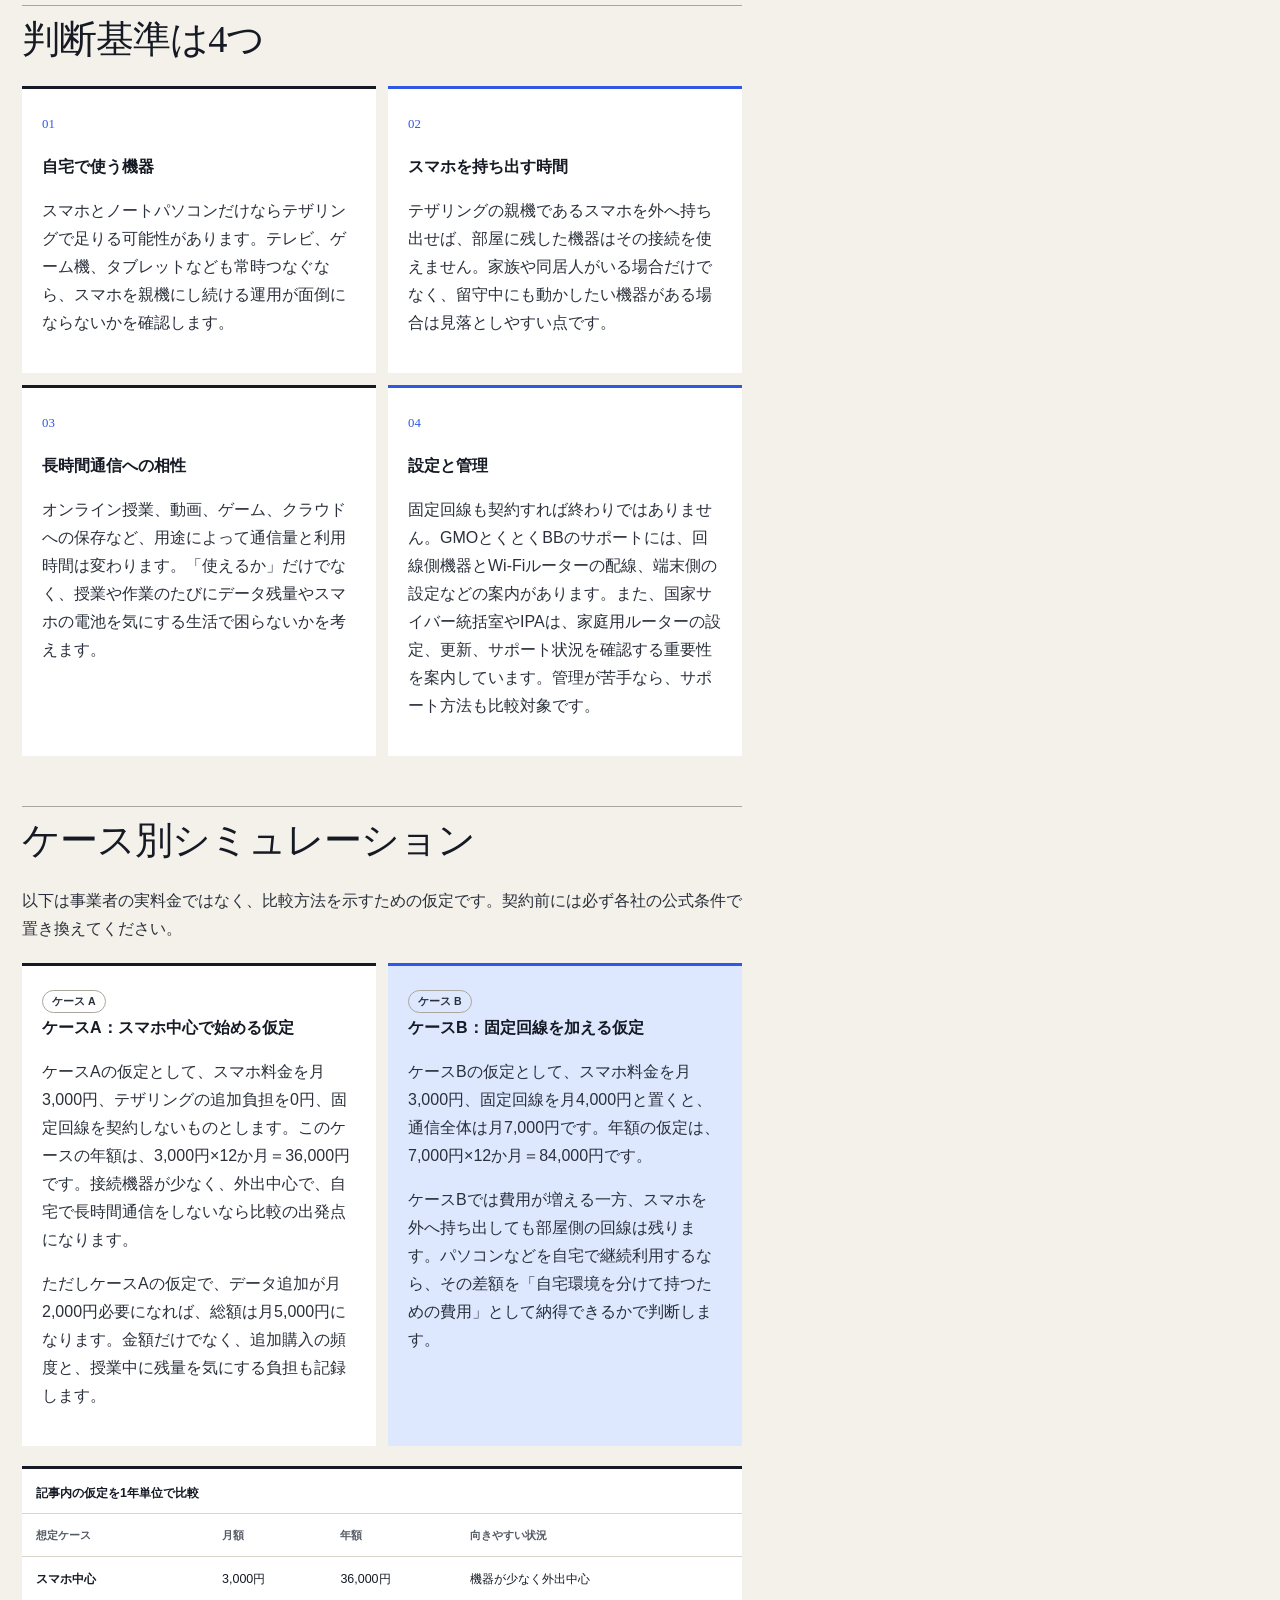
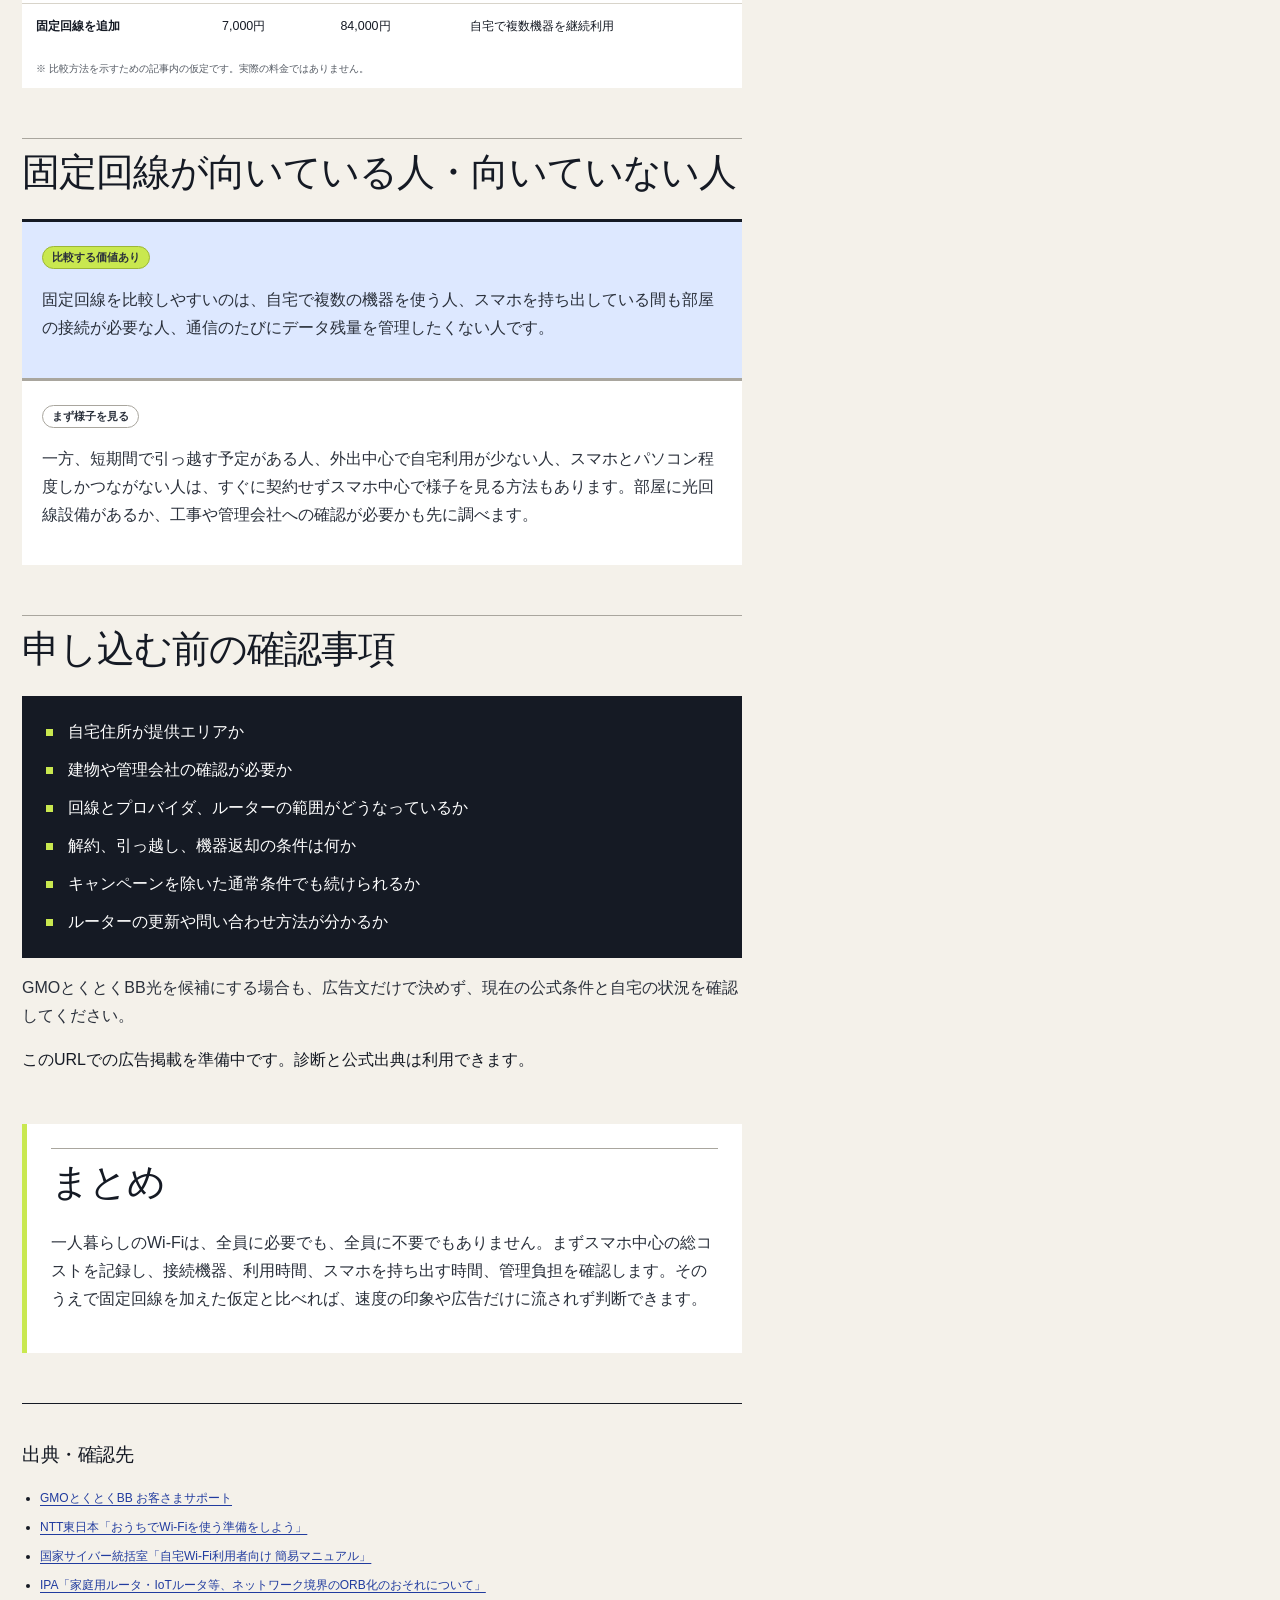
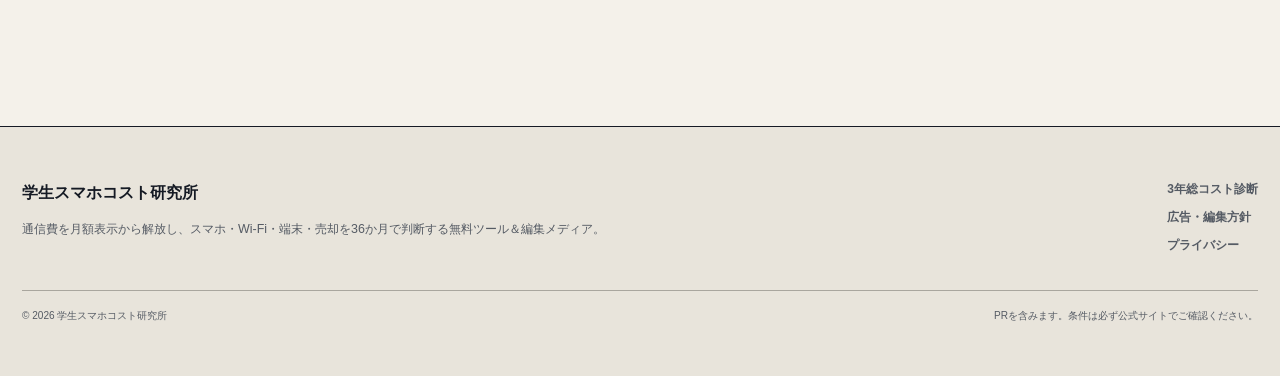
<file: i01-daigakusei-hitorigurashi-wifi-iranai.html>
<!doctype html>
<html lang="ja"><head><meta charset="utf-8"><meta name="viewport" content="width=device-width,initial-scale=1,viewport-fit=cover">
<title>大学生の一人暮らしにWi-Fiはいらない？総コストで判断する方法 | 学生スマホコスト研究所</title><meta name="description" content="大学生の一人暮らしにWi-Fiはいらない？総コストで判断する方法"><meta name="robots" content="index,follow,max-image-preview:large"><meta name="theme-color" content="#F4F1EA"><link rel="canonical" href="https://reitakahashi0020-rgb.github.io/student-phone-cost/i01-daigakusei-hitorigurashi-wifi-iranai.html">
<meta property="og:type" content="article"><meta property="og:locale" content="ja_JP"><meta property="og:site_name" content="学生スマホコスト研究所"><meta property="og:title" content="大学生の一人暮らしにWi-Fiはいらない？総コストで判断する方法 | 学生スマホコスト研究所"><meta property="og:description" content="大学生の一人暮らしにWi-Fiはいらない？総コストで判断する方法"><meta property="og:url" content="https://reitakahashi0020-rgb.github.io/student-phone-cost/i01-daigakusei-hitorigurashi-wifi-iranai.html">
<link rel="icon" href="favicon.svg" type="image/svg+xml"><link rel="stylesheet" href="site.css"><script defer src="cost-engine.js"></script><script defer src="offer-policy.js"></script><script defer src="site.js"></script><script type="application/ld+json">{"@context":"https://schema.org","@type":"Article","headline":"大学生の一人暮らしにWi-Fiはいらない？総コストで判断する方法 | 学生スマホコスト研究所","description":"大学生の一人暮らしにWi-Fiはいらない？総コストで判断する方法","inLanguage":"ja-JP","dateModified":"2026-08-12","datePublished":"2026-08-12","mainEntityOfPage":"https://reitakahashi0020-rgb.github.io/student-phone-cost/i01-daigakusei-hitorigurashi-wifi-iranai.html","author":{"@type":"Organization","name":"学生スマホコスト研究所"},"publisher":{"@type":"Organization","name":"学生スマホコスト研究所"}}</script></head>
<body class="article-body"><a class="skip-link" href="#main-content">本文へ移動</a><header class="site-header"><div class="site-header-inner"><a class="brand" href="index.html"><span class="brand-mark" aria-hidden="true">36</span><span><strong>学生スマホコスト研究所</strong><small>THREE-YEAR COST DESK</small></span></a><nav class="global-nav" aria-label="メインナビゲーション"><a href="index.html#guides">ガイド</a><a href="about.html">編集方針</a><a class="nav-cta" href="calculator.html">3年コスト診断</a></nav></div></header><main id="main-content"><div class="page-shell article-page"><article class="article-main editorial-pattern-question_answer"><div class="article-breadcrumb"><a href="index.html">ホーム</a><span aria-hidden="true">/</span><span>判断ガイド</span></div><div class="disclosure"><span class="pill pill-pr">PR</span><span>本ページにはアフィリエイト広告を含みます。料金・特典・提供条件は変更される場合があります。申込前に必ず公式サイトで最新条件をご確認ください。</span></div><header class="article-header"><div class="condition-tags"><span class="pill">大学生</span><span class="pill">一人暮らし</span><span class="pill">Wi-Fi</span><span class="pill">テザリング</span></div><h1>大学生の一人暮らしにWi-Fiはいらない？総コストで判断する方法</h1><div class="article-meta"><span>最終確認 2026-08-12</span><span>公式情報・計算条件を確認</span></div></header><aside class="diagnosis-bridge editorial-note"><span class="eyebrow">BEFORE YOU CHOOSE</span><strong>この記事の条件を、自分の36か月に置き換える</strong><p>スマホ・Wi-Fi・端末・残債・売却を同じ式で比較できます。</p><a class="text-link" href="calculator.html?source=article&intent=home-wifi-need">3年総コストを診断する <span aria-hidden="true">→</span></a></aside><p class="article-dek">「スマホのテザリングがあれば、部屋のWi-Fiはいらないのでは」と考えるのは自然です。ただし、判断するときは回線料金だけでなく、スマホのデータ容量、接続する機器、自宅で使う時間、設定や管理の負担までまとめて比べる必要があります。</p><aside class="conclusion-card editorial-note"><span class="callout-label">判断の要点</span><p>結論からいうと、外出が多く、部屋でネットにつなぐ機器が少ない人は、まずスマホ中心で試す選択肢があります。反対に、自宅でパソコンやテレビ、ゲーム機などを継続的に使う人、スマホを持ち出している間も部屋の機器を接続したい人は、固定回線を比較する意味があります。</p></aside>
<section class="article-section section-cost"><h2>まず現在の総コストを計算する</h2>
<p>見るべきなのは「固定回線が安いか」ではなく、通信環境全体に毎月いくら使うかです。次の項目を同じ表に書き出します。</p>
<ul class="cost-list">
<li>スマホの基本料金と、データ容量を増やすための追加負担</li>
<li>固定回線を使う場合の回線・プロバイダ・必要機器</li>
<li>テザリング中のスマホを充電・管理する手間</li>
<li>引っ越し時の手続きや、部屋の設備確認にかかる時間</li>
<li>パソコン、テレビ、ゲーム機など、同時につなぎたい機器</li>
</ul>
<p>NTT東日本の案内でも、自宅のWi-Fiには接続回線、プロバイダ契約、対応ルーターという構成要素が示されています。Wi-Fiは電波の名前だけではなく、インターネットへつなぐ回線や機器を組み合わせて成り立つものとして考えると整理しやすくなります。</p>
</section><section class="article-section section-criteria"><h2>判断基準は4つ</h2><div class="editorial-grid criteria-grid"><section class="article-card criterion-card"><span class="card-index">01</span><h3>自宅で使う機器</h3><p>スマホとノートパソコンだけならテザリングで足りる可能性があります。テレビ、ゲーム機、タブレットなども常時つなぐなら、スマホを親機にし続ける運用が面倒にならないかを確認します。</p>
</section><section class="article-card criterion-card"><span class="card-index">02</span><h3>スマホを持ち出す時間</h3><p>テザリングの親機であるスマホを外へ持ち出せば、部屋に残した機器はその接続を使えません。家族や同居人がいる場合だけでなく、留守中にも動かしたい機器がある場合は見落としやすい点です。</p>
</section><section class="article-card criterion-card"><span class="card-index">03</span><h3>長時間通信への相性</h3><p>オンライン授業、動画、ゲーム、クラウドへの保存など、用途によって通信量と利用時間は変わります。「使えるか」だけでなく、授業や作業のたびにデータ残量やスマホの電池を気にする生活で困らないかを考えます。</p>
</section><section class="article-card criterion-card"><span class="card-index">04</span><h3>設定と管理</h3><p>固定回線も契約すれば終わりではありません。GMOとくとくBBのサポートには、回線側機器とWi-Fiルーターの配線、端末側の設定などの案内があります。また、国家サイバー統括室やIPAは、家庭用ルーターの設定、更新、サポート状況を確認する重要性を案内しています。管理が苦手なら、サポート方法も比較対象です。</p></section></div></section><section class="article-section section-cases"><h2>ケース別シミュレーション</h2><p>以下は事業者の実料金ではなく、比較方法を示すための仮定です。契約前には必ず各社の公式条件で置き換えてください。</p><div class="editorial-grid case-grid"><section class="article-card case-card"><span class="pill pill-soft">ケース A</span><h3>ケースA：スマホ中心で始める仮定</h3><p>ケースAの仮定として、スマホ料金を月3,000円、テザリングの追加負担を0円、固定回線を契約しないものとします。このケースの年額は、3,000円×12か月＝36,000円です。接続機器が少なく、外出中心で、自宅で長時間通信をしないなら比較の出発点になります。</p>
<p>ただしケースAの仮定で、データ追加が月2,000円必要になれば、総額は月5,000円になります。金額だけでなく、追加購入の頻度と、授業中に残量を気にする負担も記録します。</p>
</section><section class="article-card case-card"><span class="pill pill-soft">ケース B</span><h3>ケースB：固定回線を加える仮定</h3><p>ケースBの仮定として、スマホ料金を月3,000円、固定回線を月4,000円と置くと、通信全体は月7,000円です。年額の仮定は、7,000円×12か月＝84,000円です。</p>
<p>ケースBでは費用が増える一方、スマホを外へ持ち出しても部屋側の回線は残ります。パソコンなどを自宅で継続利用するなら、その差額を「自宅環境を分けて持つための費用」として納得できるかで判断します。</p></section></div>
            <div class="table-wrap" role="region" aria-label="記事内の仮定比較" tabindex="0">
              <table><caption>記事内の仮定を1年単位で比較</caption><thead><tr><th scope="col">想定ケース</th><th scope="col">月額</th><th scope="col">年額</th><th scope="col">向きやすい状況</th></tr></thead>
              <tbody><tr><th scope="row">スマホ中心</th><td>3,000円</td><td>36,000円</td><td>機器が少なく外出中心</td></tr><tr><th scope="row">固定回線を追加</th><td>7,000円</td><td>84,000円</td><td>自宅で複数機器を継続利用</td></tr></tbody></table>
              <p class="table-note">※ 比較方法を示すための記事内の仮定です。実際の料金ではありません。</p>
            </div></section><section class="article-section section-fit"><h2>固定回線が向いている人・向いていない人</h2><div class="decision-grid"><section class="decision-card decision-yes"><span class="pill pill-mint">比較する価値あり</span><p>固定回線を比較しやすいのは、自宅で複数の機器を使う人、スマホを持ち出している間も部屋の接続が必要な人、通信のたびにデータ残量を管理したくない人です。</p></section><section class="decision-card decision-wait"><span class="pill pill-soft">まず様子を見る</span><p>一方、短期間で引っ越す予定がある人、外出中心で自宅利用が少ない人、スマホとパソコン程度しかつながない人は、すぐに契約せずスマホ中心で様子を見る方法もあります。部屋に光回線設備があるか、工事や管理会社への確認が必要かも先に調べます。</p></section></div></section><section class="article-section section-checklist"><h2>申し込む前の確認事項</h2>
<ul class="check-list">
<li>自宅住所が提供エリアか</li>
<li>建物や管理会社の確認が必要か</li>
<li>回線とプロバイダ、ルーターの範囲がどうなっているか</li>
<li>解約、引っ越し、機器返却の条件は何か</li>
<li>キャンペーンを除いた通常条件でも続けられるか</li>
<li>ルーターの更新や問い合わせ方法が分かるか</li>
</ul>
<p>GMOとくとくBB光を候補にする場合も、広告文だけで決めず、現在の公式条件と自宅の状況を確認してください。</p>
<div class="a8-material" data-registered-site="https://reitakahashi0020-rgb.github.io/student-phone-cost" data-offer="gmo_hikari"><template class="registered-material" data-expires-at="2026-09-16T00:00:00+09:00"><a href="https://px.a8.net/svt/ejp?a8mat=4BA39D+B7NWXE+50+6M7QUQ" rel="nofollow">シンプルに安い速いGMOとくとくBB光！高性能なWi-Fiルーターレンタル無料！</a>
<img border="0" width="1" height="1" src="https://www11.a8.net/0.gif?a8mat=4BA39D+B7NWXE+50+6M7QUQ" alt="">
</template><button class="button button-primary reveal-offer" type="button">PR：公式申込先を表示</button><noscript>広告リンクの表示にはJavaScriptが必要です。公式出典は本文から確認できます。</noscript></div>
</section><section class="article-section section-summary"><h2>まとめ</h2>
<p>一人暮らしのWi-Fiは、全員に必要でも、全員に不要でもありません。まずスマホ中心の総コストを記録し、接続機器、利用時間、スマホを持ち出す時間、管理負担を確認します。そのうえで固定回線を加えた仮定と比べれば、速度の印象や広告だけに流されず判断できます。</p>
</section><section class="article-section section-sources"><h2>出典・確認先</h2>
<ul class="source-list">
<li><a href="https://gmobb.jp/support/" rel="nofollow noopener">GMOとくとくBB お客さまサポート</a></li>
<li><a href="https://flets.com/navigation/wifi/" rel="nofollow noopener">NTT東日本「おうちでWi-Fiを使う準備をしよう」</a></li>
<li><a href="https://security-portal.cyber.go.jp/curriculum/torikumi/mic_wifi_home.html" rel="nofollow noopener">国家サイバー統括室「自宅Wi-Fi利用者向け 簡易マニュアル」</a></li>
<li><a href="https://www.ipa.go.jp/security/security-alert/2025/alert20251031_router.html" rel="nofollow noopener">IPA「家庭用ルータ・IoTルータ等、ネットワーク境界のORB化のおそれについて」</a></li>
</ul></section></article><aside class="article-rail" aria-label="この記事のサポート"><div class="rail-card"><span class="eyebrow">36-MONTH CHECK</span><strong>月額ではなく、3年で比較。</strong><p>現在の総額と、コスト・バランス・手間の3案を確認できます。</p><a class="button button-primary button-block" href="calculator.html?source=article&intent=home-wifi-need">3年コストを診断</a><small>入力内容は保存・送信されません</small></div></aside></div></main><footer class="site-footer"><div class="footer-grid"><div><a class="footer-brand" href="index.html">学生スマホコスト研究所</a><p>通信費を月額表示から解放し、スマホ・Wi-Fi・端末・売却を36か月で判断する無料ツール＆編集メディア。</p></div><nav aria-label="フッターナビゲーション"><a href="calculator.html">3年総コスト診断</a><a href="about.html">広告・編集方針</a><a href="privacy.html">プライバシー</a></nav></div><div class="footer-bottom"><span>© 2026 学生スマホコスト研究所</span><span>PRを含みます。条件は必ず公式サイトでご確認ください。</span></div></footer></body></html>
</file>
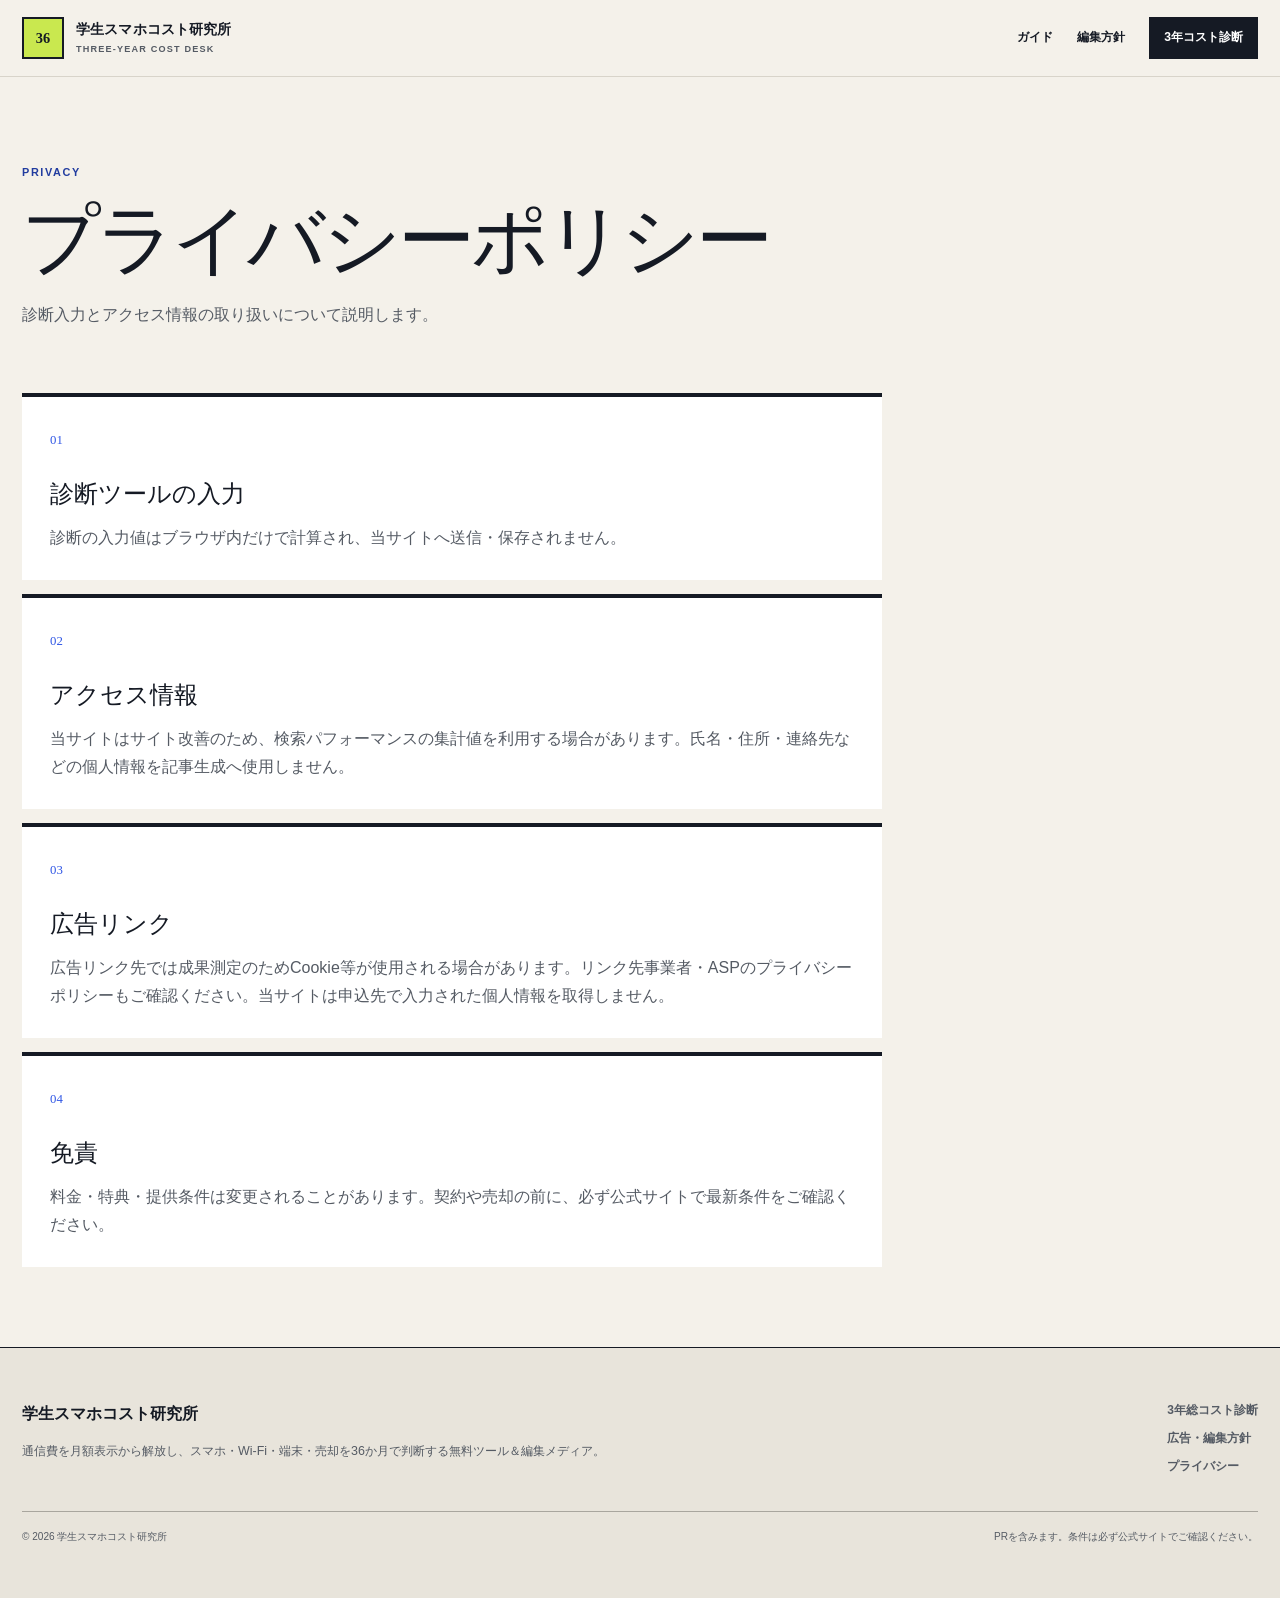
<file: privacy.html>
<!doctype html>
<html lang="ja"><head><meta charset="utf-8"><meta name="viewport" content="width=device-width,initial-scale=1,viewport-fit=cover">
<title>プライバシーポリシー | 学生スマホコスト研究所</title><meta name="description" content="学生スマホコスト研究所のプライバシーポリシー"><meta name="robots" content="index,follow,max-image-preview:large"><meta name="theme-color" content="#F4F1EA"><link rel="canonical" href="https://reitakahashi0020-rgb.github.io/student-phone-cost/privacy.html">
<meta property="og:type" content="website"><meta property="og:locale" content="ja_JP"><meta property="og:site_name" content="学生スマホコスト研究所"><meta property="og:title" content="プライバシーポリシー | 学生スマホコスト研究所"><meta property="og:description" content="学生スマホコスト研究所のプライバシーポリシー"><meta property="og:url" content="https://reitakahashi0020-rgb.github.io/student-phone-cost/privacy.html">
<link rel="icon" href="favicon.svg" type="image/svg+xml"><link rel="stylesheet" href="site.css"><script defer src="cost-engine.js"></script><script defer src="offer-policy.js"></script><script defer src="site.js"></script><script type="application/ld+json">{"@context":"https://schema.org","@type":"WebSite","name":"学生スマホコスト研究所","description":"大学生・20代向けに、スマホ料金＋Wi-Fi＋端末代−売却額までを3年総コストで比較する実用メディア","url":"https://reitakahashi0020-rgb.github.io/student-phone-cost/","inLanguage":"ja-JP"}</script></head>
<body class="policy-body"><a class="skip-link" href="#main-content">本文へ移動</a><header class="site-header"><div class="site-header-inner"><a class="brand" href="index.html"><span class="brand-mark" aria-hidden="true">36</span><span><strong>学生スマホコスト研究所</strong><small>THREE-YEAR COST DESK</small></span></a><nav class="global-nav" aria-label="メインナビゲーション"><a href="index.html#guides">ガイド</a><a href="about.html">編集方針</a><a class="nav-cta" href="calculator.html">3年コスト診断</a></nav></div></header><main id="main-content"><div class="page-shell policy-page"><header class="policy-header"><span class="eyebrow">PRIVACY</span><h1>プライバシーポリシー</h1><p>診断入力とアクセス情報の取り扱いについて説明します。</p></header><div class="policy-stack"><section class="policy-card"><span class="card-index">01</span><h2>診断ツールの入力</h2><p>診断の入力値はブラウザ内だけで計算され、当サイトへ送信・保存されません。</p></section><section class="policy-card"><span class="card-index">02</span><h2>アクセス情報</h2><p>当サイトはサイト改善のため、検索パフォーマンスの集計値を利用する場合があります。氏名・住所・連絡先などの個人情報を記事生成へ使用しません。</p></section><section class="policy-card"><span class="card-index">03</span><h2>広告リンク</h2><p>広告リンク先では成果測定のためCookie等が使用される場合があります。リンク先事業者・ASPのプライバシーポリシーもご確認ください。当サイトは申込先で入力された個人情報を取得しません。</p></section><section class="policy-card"><span class="card-index">04</span><h2>免責</h2><p>料金・特典・提供条件は変更されることがあります。契約や売却の前に、必ず公式サイトで最新条件をご確認ください。</p></section></div></div></main><footer class="site-footer"><div class="footer-grid"><div><a class="footer-brand" href="index.html">学生スマホコスト研究所</a><p>通信費を月額表示から解放し、スマホ・Wi-Fi・端末・売却を36か月で判断する無料ツール＆編集メディア。</p></div><nav aria-label="フッターナビゲーション"><a href="calculator.html">3年総コスト診断</a><a href="about.html">広告・編集方針</a><a href="privacy.html">プライバシー</a></nav></div><div class="footer-bottom"><span>© 2026 学生スマホコスト研究所</span><span>PRを含みます。条件は必ず公式サイトでご確認ください。</span></div></footer></body></html>
</file>
<file: site.css>
:root {
  color-scheme: light;
  --color-background: #F4F1EA;
  --color-surface: #FFFFFF;
  --color-text: #151A24;
  --color-muted: #555B64;
  --color-primary: #3157E5;
  --color-primary-dark: #213C9F;
  --color-lime: #C9E84F;
  --color-pale-blue: #DDE8FF;
  --color-danger: #E86A52;
  --color-line: #D8D4CA;
  --color-line-dark: #A9A69E;
  --color-ink-soft: #2A303B;
  --radius-small: 6px;
  --radius-medium: 12px;
  --space-1: .5rem;
  --space-2: .75rem;
  --space-3: 1rem;
  --space-4: 1.5rem;
  --space-5: 2rem;
  --space-6: 3rem;
  --space-7: 5rem;
  --content-width: 1240px;
  --reading-width: 720px;
  --transition: 160ms ease;
}

* { box-sizing: border-box; }
html { scroll-behavior: smooth; }
body { margin: 0; background: var(--color-background); color: var(--color-text); font-family: Inter, "Noto Sans JP", "Hiragino Kaku Gothic ProN", "Yu Gothic", sans-serif; font-size: 16px; line-height: 1.75; -webkit-font-smoothing: antialiased; }
a { color: var(--color-primary-dark); text-underline-offset: 3px; }
a:hover { color: var(--color-primary); }
button, input, select { font: inherit; }
button, a { -webkit-tap-highlight-color: transparent; }
:focus-visible { outline: 3px solid var(--color-lime); outline-offset: 3px; }
.skip-link { position: fixed; top: 8px; left: 8px; z-index: 100; transform: translateY(-140%); padding: 8px 12px; background: var(--color-text); color: white; }
.skip-link:focus { transform: none; }
.page-shell, .home-hero, .home-section, .diagnosis-section { width: min(calc(100% - 44px), var(--content-width)); margin-inline: auto; }
.muted, .meta { color: var(--color-muted); }

.site-header { position: sticky; top: 0; z-index: 30; border-bottom: 1px solid var(--color-line); background: rgba(244,241,234,.96); }
.site-header-inner { display: flex; width: min(calc(100% - 44px), var(--content-width)); min-height: 76px; margin-inline: auto; align-items: center; justify-content: space-between; gap: 24px; }
.brand { display: flex; align-items: center; gap: 12px; color: var(--color-text); text-decoration: none; }
.brand-mark { display: grid; width: 42px; height: 42px; place-items: center; border: 2px solid var(--color-text); background: var(--color-lime); font-family: Georgia, "Yu Mincho", serif; font-size: .9rem; font-weight: 900; line-height: 1; }
.brand strong, .brand small { display: block; }
.brand strong { font-size: .85rem; letter-spacing: .01em; }
.brand small { color: var(--color-muted); font-size: .57rem; font-weight: 800; letter-spacing: .13em; }
.global-nav { display: flex; align-items: center; gap: 24px; }
.global-nav a { color: var(--color-text); font-size: .76rem; font-weight: 800; text-decoration: none; }
.global-nav .nav-cta { padding: 9px 14px; border: 1px solid var(--color-text); background: var(--color-text); color: white; }

.eyebrow, .issue-label { color: var(--color-primary-dark); font-size: .68rem; font-weight: 900; letter-spacing: .15em; text-transform: uppercase; }
.issue-label { display: inline-block; padding: 4px 8px; background: var(--color-lime); color: var(--color-text); }
.button { display: inline-flex; min-height: 48px; align-items: center; justify-content: center; gap: 9px; padding: 11px 18px; border: 1px solid var(--color-text); border-radius: var(--radius-small); font-size: .85rem; font-weight: 850; line-height: 1.25; text-decoration: none; cursor: pointer; transition: transform var(--transition), background var(--transition), color var(--transition); }
.button:hover { transform: translateY(-1px); }
.button-primary { background: var(--color-primary); border-color: var(--color-primary); color: white; }
.button-primary:hover { background: var(--color-primary-dark); color: white; }
.button-block { width: 100%; }
.text-link { font-size: .82rem; font-weight: 850; text-decoration-thickness: 1px; }
.pill { display: inline-flex; align-items: center; padding: 4px 9px; border: 1px solid var(--color-line-dark); border-radius: 999px; background: transparent; color: var(--color-ink-soft); font-size: .66rem; font-weight: 750; line-height: 1.2; }
.pill-pr { border-color: var(--color-danger); background: white; color: #A23C2B; }
.pill-mint { border-color: #9CB737; background: var(--color-lime); }
.condition-tags, .pill-row { display: flex; flex-wrap: wrap; gap: 7px; }

.home-hero { display: grid; min-height: 650px; grid-template-columns: minmax(0, 1fr) minmax(420px, .85fr); gap: clamp(60px, 8vw, 120px); align-items: center; padding-block: 90px; }
.hero-copy h1 { max-width: 720px; margin: 24px 0 26px; font-family: Georgia, "Yu Mincho", "Hiragino Mincho ProN", serif; font-size: clamp(4rem, 7vw, 7rem); font-weight: 500; line-height: .98; letter-spacing: -.055em; }
.hero-copy h1 em { color: var(--color-primary); font-style: normal; }
.hero-copy > p { max-width: 600px; color: var(--color-ink-soft); font-size: 1.08rem; }
.hero-copy .hero-question { margin: 18px 0 -8px; color: var(--color-text); font-weight: 760; font-size: clamp(1rem, 2vw, 1.2rem); }
.hero-actions { display: flex; gap: 20px; align-items: center; margin-top: 32px; }
.privacy-note { color: var(--color-muted); font-size: .7rem !important; }
.hero-ledger { border-top: 5px solid var(--color-text); border-bottom: 1px solid var(--color-text); background: var(--color-surface); }
.hero-ledger > .eyebrow { display: block; padding: 18px 22px; border-bottom: 1px solid var(--color-line); }
.ledger-formula { display: grid; grid-template-columns: 1fr auto 1fr; padding: 22px; align-items: center; }
.ledger-formula div { padding: 14px 4px; border-bottom: 1px solid var(--color-line); }
.ledger-formula div:nth-of-type(3), .ledger-formula div:nth-of-type(4) { border-bottom: 0; }
.ledger-formula b { padding-inline: 12px; color: var(--color-primary); font-size: 1.5rem; }
.ledger-formula small, .ledger-formula strong { display: block; }
.ledger-formula small { color: var(--color-muted); font-size: .58rem; letter-spacing: .12em; }
.ledger-formula strong { font-size: .95rem; }
.ledger-total { display: flex; align-items: end; justify-content: space-between; padding: 18px 22px; background: var(--color-pale-blue); }
.ledger-total span { font-weight: 850; }
.ledger-total strong { font-family: Georgia, serif; font-size: 1.4rem; }

.diagnosis-section { padding-block: 86px; border-top: 1px solid var(--color-text); scroll-margin-top: 80px; }
.diagnosis-heading { display: grid; grid-template-columns: 1fr minmax(320px, .7fr); gap: 50px; align-items: end; margin-bottom: 34px; }
.diagnosis-heading h2 { margin: 9px 0 0; font-family: Georgia, "Yu Mincho", serif; font-size: clamp(2.6rem, 5vw, 5.2rem); font-weight: 500; line-height: 1; letter-spacing: -.045em; }
.diagnosis-heading p { margin: 0; color: var(--color-muted); }
.diagnosis-workspace { display: grid; grid-template-columns: minmax(0, .86fr) minmax(440px, 1.14fr); border: 1px solid var(--color-text); background: var(--color-surface); }
.diagnosis-form { padding: 34px; border-right: 1px solid var(--color-text); }
.form-section { margin: 0; padding: 0 0 30px; border: 0; }
.form-section + .form-section { padding-top: 28px; border-top: 1px solid var(--color-line); }
.form-section legend { margin-bottom: 20px; font-weight: 850; }
.form-section legend span { margin-right: 9px; color: var(--color-primary); font-family: Georgia, serif; }
.field-help { margin: -8px 0 15px; color: var(--color-muted); font-size: .68rem; line-height: 1.55; }
.conditional-fields[hidden], #replacement-months-field[hidden] { display: none; }
.conditional-fields { margin-top: 14px; }
.model-section { padding: 20px !important; border: 1px solid var(--color-line-dark) !important; background: #F3F6FF; }
.model-section legend { padding-top: 0; }
.model-notice { margin: -8px 0 18px; color: var(--color-muted); font-size: .7rem; line-height: 1.6; }
.model-notice strong { color: var(--color-primary-dark); }
.field-grid { display: grid; grid-template-columns: 1fr 1fr; gap: 17px 14px; }
.field-grid > label, .choice-grid > label { display: grid; align-content: start; gap: 6px; color: var(--color-ink-soft); font-size: .76rem; font-weight: 800; }
.input-with-unit { display: flex; min-width: 0; align-items: center; border-bottom: 1px solid var(--color-line-dark); background: #FBFAF7; transition: border var(--transition), box-shadow var(--transition); }
.input-with-unit:focus-within { border-color: var(--color-primary); box-shadow: inset 0 -2px 0 var(--color-primary); }
.input-with-unit input { width: 100%; min-width: 0; padding: 10px 8px; border: 0; outline: 0; background: transparent; color: var(--color-text); font-size: 1rem; font-weight: 800; }
.input-with-unit span { padding-right: 9px; color: var(--color-muted); font-size: .68rem; white-space: nowrap; }
select { width: 100%; min-height: 45px; padding: 9px 30px 9px 9px; border: 0; border-bottom: 1px solid var(--color-line-dark); border-radius: 0; background: #FBFAF7; color: var(--color-text); font-size: .86rem; font-weight: 750; }
.choice-grid { display: grid; grid-template-columns: repeat(3, 1fr); gap: 14px; }
.check-choice { display: flex; gap: 12px; align-items: start; margin-top: 22px; padding: 14px; border-left: 4px solid var(--color-lime); background: #F7F8EB; cursor: pointer; }
.check-choice input { width: 18px; height: 18px; margin-top: 4px; accent-color: var(--color-primary); }
.check-choice strong, .check-choice small { display: block; }
.check-choice strong { font-size: .82rem; }
.check-choice small { color: var(--color-muted); font-size: .68rem; }
.calculate-button { width: 100%; margin-top: 2px; border: 0; }
.button-loader { display: none; width: 15px; height: 15px; border: 2px solid rgba(255,255,255,.45); border-top-color: white; border-radius: 50%; animation: spin .65s linear infinite; }
.calculate-button.is-loading .button-loader { display: block; }
@keyframes spin { to { transform: rotate(360deg); } }
.diagnosis-form .privacy-note { margin: 10px 0 0; line-height: 1.5; }

.diagnosis-result { min-width: 0; padding: 34px; background: #FCFBF8; scroll-margin-top: 92px; }
.result-kicker { display: flex; gap: 18px; align-items: center; justify-content: space-between; }
.diagnosis-result > h2 { margin: 10px 0 24px; font-family: Georgia, "Yu Mincho", serif; font-size: 2rem; font-weight: 500; }
.comparison-strip { display: grid; grid-template-columns: 1fr 36px 1fr; align-items: center; border-top: 1px solid var(--color-text); border-bottom: 1px solid var(--color-text); }
.comparison-strip > div { padding: 19px 6px; }
.comparison-strip span, .comparison-strip strong { display: block; }
.comparison-strip span { color: var(--color-muted); font-size: .68rem; font-weight: 750; }
.comparison-strip strong { margin-top: 3px; font-family: Georgia, serif; font-size: clamp(1.4rem, 3vw, 2.2rem); }
.comparison-strip i { width: 26px; height: 1px; background: var(--color-primary); }
.savings-number { display: flex; align-items: baseline; justify-content: space-between; gap: 20px; padding: 18px 20px; background: var(--color-lime); }
.savings-number span { font-size: .78rem; font-weight: 850; }
.savings-number strong { margin-left: auto; font-family: Georgia, serif; font-size: 2rem; }
.savings-number small { color: #4E551C; font-size: .63rem; }
.savings-number.is-negative { background: #F7D8D1; }
.savings-number.is-negative small { color: #7A382C; }
.cost-breakdown { margin-top: 26px; border-left: 5px solid var(--color-primary); background: white; }
.cost-breakdown h3 { margin: 0; padding: 15px 18px 8px; font-size: .9rem; }
.cost-breakdown dl { margin: 0; padding: 0 18px 12px; }
.cost-breakdown dl div { display: flex; justify-content: space-between; padding: 7px 0; border-bottom: 1px solid var(--color-line); font-size: .75rem; }
.cost-breakdown dd { margin: 0; font-weight: 800; }
.breakdown-total { display: flex; align-items: baseline; justify-content: space-between; padding: 12px 18px; background: var(--color-pale-blue); }
.breakdown-total span { font-size: .72rem; font-weight: 800; }
.breakdown-total strong { font-family: Georgia, serif; font-size: 1.3rem; }
.recommendation-stack { margin-top: 30px; border-top: 1px solid var(--color-line-dark); }
.recommendation { display: grid; grid-template-columns: minmax(150px, .72fr) auto minmax(220px, 1fr); gap: 20px; align-items: center; padding: 18px 4px; border-bottom: 1px solid var(--color-line); }
.recommendation header span { color: var(--color-primary); font-size: .58rem; font-weight: 900; letter-spacing: .1em; }
.recommendation h3 { margin: 2px 0 0; font-size: .92rem; }
.recommendation > strong { font-family: Georgia, serif; font-size: 1.25rem; white-space: nowrap; }
.recommendation > p { margin: 0; color: var(--color-muted); font-size: .7rem; line-height: 1.6; }
.recommendation-balance { background: var(--color-pale-blue); margin-inline: -10px; padding-inline: 14px; }
.editorial-note, .warning-note { margin-top: 24px; padding: 18px 20px; border-left: 4px solid var(--color-primary); background: var(--color-pale-blue); }
.editorial-note strong, .warning-note strong { display: block; font-size: .82rem; }
.editorial-note p, .warning-note p { margin: 5px 0 0; color: var(--color-ink-soft); font-size: .72rem; }
.warning-note { border-left-color: var(--color-danger); background: #FFF0EC; }
.offer-recommendations { margin-top: 30px; padding-top: 24px; border-top: 1px solid var(--color-text); }
.offer-heading h3 { margin: 4px 0 12px; font-family: Georgia, "Yu Mincho", serif; font-size: 1.35rem; font-weight: 500; }
.offer-recommendations > .muted { font-size: .72rem; }
.affiliate-cta { margin-top: 16px; padding: 18px; border: 1px solid var(--color-line-dark); background: white; }
.affiliate-cta-head { display: flex; gap: 11px; align-items: start; margin-bottom: 14px; }
.affiliate-cta-head strong { display: block; font-size: .9rem; }
.affiliate-cta-head p { margin: 2px 0 0; color: var(--color-muted); font-size: .68rem; }
.affiliate-cta > small { display: block; margin-top: 9px; color: var(--color-muted); font-size: .6rem; }
.rate-evidence { margin-top: 13px; padding-top: 12px; border-top: 1px solid var(--color-line); color: var(--color-muted); font-size: .67rem; }
.rate-evidence summary { cursor: pointer; color: var(--color-primary-dark); font-weight: 800; }
.rate-evidence ul { padding-left: 18px; }
.rate-evidence li { margin: 8px 0; line-height: 1.55; }
.rate-evidence p { margin: 8px 0 0; line-height: 1.55; }
.a8-material { max-width: 100%; overflow-wrap: anywhere; }
.a8-material > a { display: flex; min-height: 46px; align-items: center; justify-content: center; padding: 10px 14px; border: 1px solid var(--color-primary); background: var(--color-primary); color: white; font-size: .78rem; font-weight: 850; line-height: 1.4; text-align: center; text-decoration: none; }
.a8-material > a:hover { background: var(--color-primary-dark); color: white; }
.a8-material img { max-width: 100%; height: auto; }

.home-section { padding-block: var(--space-7); border-top: 1px solid var(--color-line-dark); }
.section-heading { max-width: 820px; margin-bottom: 30px; }
.section-heading-inline { display: grid; max-width: none; grid-template-columns: 1fr .7fr; gap: 50px; align-items: end; }
.section-heading h2, .methodology h2 { margin: 8px 0 10px; font-family: Georgia, "Yu Mincho", serif; font-size: clamp(2.3rem, 4vw, 4rem); font-weight: 500; line-height: 1.1; letter-spacing: -.04em; }
.section-heading p { margin: 0; color: var(--color-muted); }
.featured-guide { display: grid; grid-template-columns: 1fr 190px; gap: 40px; padding: 30px 0; border-top: 4px solid var(--color-text); border-bottom: 1px solid var(--color-text); }
.featured-guide h3 { max-width: 760px; margin: 18px 0 12px; font-family: Georgia, "Yu Mincho", serif; font-size: clamp(1.5rem, 3vw, 2.7rem); font-weight: 500; line-height: 1.25; }
.featured-guide h3 a { color: var(--color-text); text-decoration: none; }
.featured-guide p { max-width: 680px; color: var(--color-muted); }
.guide-index { display: grid; align-content: space-between; min-height: 210px; padding: 16px; border-left: 1px solid var(--color-line-dark); }
.guide-index span, .guide-index small { color: var(--color-muted); font-size: .6rem; letter-spacing: .12em; }
.guide-index strong { color: var(--color-primary); font-family: Georgia, serif; font-size: 5rem; font-weight: 500; line-height: 1; }
.methodology { display: grid; grid-template-columns: .85fr 1.15fr; gap: 80px; }
.methodology > div > p { max-width: 520px; color: var(--color-muted); }
.method-list p { display: grid; grid-template-columns: 42px 150px 1fr; gap: 18px; margin: 0; padding: 18px 0; border-bottom: 1px solid var(--color-line-dark); }
.method-list p > span { color: var(--color-primary); font-family: Georgia, serif; }
.method-list small { color: var(--color-muted); }

.tool-header, .policy-header { max-width: 900px; padding: var(--space-7) 0 var(--space-6); }
.tool-header h1, .policy-header h1, .article-header h1 { margin: 16px 0 20px; font-family: Georgia, "Yu Mincho", serif; font-size: clamp(3rem, 6vw, 5.8rem); font-weight: 500; line-height: 1.03; letter-spacing: -.05em; }
.tool-header p, .policy-header p { max-width: 720px; color: var(--color-muted); font-size: 1.03rem; }
.calculator-page > .diagnosis-section { width: 100%; padding-top: 0; border-top: 0; }

.article-page { display: grid; grid-template-columns: minmax(0, var(--reading-width)) 280px; gap: clamp(55px, 8vw, 110px); align-items: start; padding-block: 38px var(--space-7); }
.article-main { min-width: 0; }
.article-breadcrumb { display: flex; flex-wrap: wrap; gap: 8px; margin-bottom: 18px; color: var(--color-muted); font-size: .72rem; }
.article-breadcrumb a { color: var(--color-muted); }
.disclosure { display: flex; gap: 10px; align-items: start; margin-bottom: 30px; padding: 11px 0; border-top: 1px solid var(--color-line); border-bottom: 1px solid var(--color-line); color: var(--color-muted); font-size: .68rem; line-height: 1.5; }
.article-header { padding-bottom: 28px; border-bottom: 1px solid var(--color-text); }
.article-header h1 { max-width: 760px; font-size: clamp(2.7rem, 5vw, 4.8rem); }
.article-meta { display: flex; flex-wrap: wrap; gap: 10px 22px; color: var(--color-muted); font-size: .7rem; }
.diagnosis-bridge { margin-block: 26px 42px; }
.diagnosis-bridge > strong { margin-top: 5px; font-family: Georgia, "Yu Mincho", serif; font-size: 1.3rem; font-weight: 500; }
.article-dek { margin: 34px 0 22px; color: var(--color-ink-soft); font-size: 1.05rem; line-height: 1.9; }
.conclusion-card { margin: 24px 0 44px; }
.callout-label { color: var(--color-primary-dark); font-size: .68rem; font-weight: 900; letter-spacing: .1em; }
.article-section { margin-block: 50px; scroll-margin-top: 100px; }
.article-section > h2 { margin: 0 0 20px; padding-top: 8px; border-top: 1px solid var(--color-line-dark); font-family: Georgia, "Yu Mincho", serif; font-size: clamp(1.7rem, 3vw, 2.5rem); font-weight: 500; line-height: 1.35; letter-spacing: -.025em; }
.article-section h3 { margin: 0 0 8px; font-size: 1rem; }
.article-section p { color: var(--color-ink-soft); }
.article-section strong { color: var(--color-text); }
.check-list, .cost-list { display: grid; gap: 10px; margin: 0; padding: 0; list-style: none; }
.check-list li, .cost-list li { position: relative; padding-left: 24px; }
.check-list li::before, .cost-list li::before { position: absolute; top: .72em; left: 2px; width: 7px; height: 7px; background: var(--color-lime); content: ""; }
.section-cost .cost-list { margin: 20px 0; padding: 22px; border-left: 5px solid var(--color-primary); background: white; }
.editorial-grid { display: grid; gap: 12px; }
.criteria-grid, .case-grid, .decision-grid { grid-template-columns: 1fr 1fr; }
.article-card, .decision-card { padding: 20px; border-top: 3px solid var(--color-text); background: var(--color-surface); }
.article-card:nth-child(even) { border-top-color: var(--color-primary); }
.card-index { color: var(--color-primary); font-family: Georgia, serif; font-size: .8rem; }
.criterion-card h3 { margin-top: 16px; }
.case-grid { margin-top: 20px; }
.case-card:nth-child(2), .decision-yes { background: var(--color-pale-blue); }
.decision-wait { border-top-color: var(--color-line-dark); }
.table-wrap { margin-top: 20px; overflow-x: auto; border-top: 3px solid var(--color-text); background: white; }
table { width: 100%; border-collapse: collapse; font-size: .78rem; }
caption { padding: 14px 14px 8px; font-weight: 850; text-align: left; }
th, td { padding: 12px 14px; border-top: 1px solid var(--color-line); text-align: left; vertical-align: top; }
thead th { color: var(--color-muted); font-size: .66rem; }
.table-note { margin: 0 !important; padding: 10px 14px; color: var(--color-muted) !important; font-size: .65rem; }
.section-checklist .check-list { padding: 22px; background: var(--color-text); color: white; }
.section-summary { padding: 24px; border-left: 5px solid var(--color-lime); background: white; }
.section-sources { padding-top: 30px; border-top: 1px solid var(--color-text); }
.section-sources > h2 { border: 0; font-size: 1.2rem; }
.source-list { display: grid; gap: 8px; padding-left: 18px; font-size: .75rem; }
.source-list a { overflow-wrap: anywhere; }
.partner-card { margin: 28px 0; }
.partner-heading { display: flex; gap: 11px; align-items: start; margin-bottom: 14px; }
.partner-heading strong, .partner-heading span { display: block; }
.partner-heading div > span { color: var(--color-muted); font-size: .68rem; }
.article-rail { position: sticky; top: 100px; padding-top: 140px; }
.rail-card { padding: 20px; border-top: 4px solid var(--color-primary); background: white; }
.rail-card > strong { display: block; margin-top: 8px; font-family: Georgia, serif; font-size: 1.1rem; }
.rail-card p { color: var(--color-muted); font-size: .74rem; }
.rail-card small { display: block; margin-top: 8px; color: var(--color-muted); font-size: .6rem; text-align: center; }

.policy-grid { display: grid; grid-template-columns: 1.1fr .9fr; gap: 18px; padding-bottom: var(--space-7); }
.policy-card { padding: 28px; border-top: 4px solid var(--color-text); background: white; }
.policy-card-wide { grid-column: 1 / -1; }
.policy-card h2 { margin: 20px 0 9px; font-family: Georgia, serif; font-weight: 500; }
.policy-card p { margin: 0; color: var(--color-muted); }
.policy-stack { display: grid; gap: 14px; max-width: 860px; padding-bottom: var(--space-7); }
.not-found { padding-block: 14vh; }
.not-found h1 { font-family: Georgia, serif; font-size: clamp(2.5rem, 5vw, 5rem); font-weight: 500; }

.site-footer { padding: 52px max(22px, calc((100% - var(--content-width)) / 2)); border-top: 1px solid var(--color-text); background: #E8E4DB; }
.footer-grid { display: grid; grid-template-columns: 1fr auto; gap: 60px; }
.footer-brand { color: var(--color-text); font-weight: 850; text-decoration: none; }
.footer-grid p { max-width: 600px; color: var(--color-muted); font-size: .78rem; }
.footer-grid nav { display: grid; gap: 7px; align-content: start; }
.footer-grid nav a { color: var(--color-muted); font-size: .75rem; font-weight: 750; text-decoration: none; }
.footer-bottom { display: flex; justify-content: space-between; gap: 20px; margin-top: 34px; padding-top: 16px; border-top: 1px solid var(--color-line-dark); color: var(--color-muted); font-size: .63rem; }

@media (max-width: 980px) {
  .home-hero { grid-template-columns: 1fr; min-height: auto; }
  .hero-ledger { max-width: 700px; }
  .diagnosis-heading { grid-template-columns: 1fr; gap: 15px; }
  .diagnosis-workspace { grid-template-columns: 1fr; }
  .diagnosis-form { border-right: 0; border-bottom: 1px solid var(--color-text); }
  .article-page { grid-template-columns: 1fr; }
  .article-rail { position: static; padding-top: 0; }
  .rail-card { display: grid; grid-template-columns: 1fr auto; gap: 8px 20px; align-items: center; }
  .rail-card .button { grid-column: 2; grid-row: 1 / 4; }
  .methodology { grid-template-columns: 1fr; gap: 30px; }
}

@media (max-width: 640px) {
  :root { --space-7: 3.5rem; }
  body { font-size: 15px; }
  .site-header-inner, .page-shell, .home-hero, .home-section, .diagnosis-section { width: min(calc(100% - 28px), var(--content-width)); }
  .site-header-inner { min-height: 66px; }
  .brand-mark { width: 36px; height: 36px; }
  .brand strong { font-size: .72rem; }
  .brand small, .global-nav > a:not(.nav-cta) { display: none; }
  .global-nav .nav-cta { padding: 8px 10px; font-size: .68rem; }
  .home-hero { gap: 40px; padding-block: 52px 60px; }
  .hero-copy h1 { margin-top: 18px; font-size: clamp(3.2rem, 17vw, 4.7rem); }
  .hero-copy > p { font-size: .94rem; }
  .hero-actions { display: grid; gap: 14px; }
  .hero-actions .button { width: 100%; }
  .ledger-formula { padding: 16px; }
  .ledger-formula b { padding-inline: 6px; }
  .ledger-total { display: grid; gap: 4px; }
  .diagnosis-section { padding-block: 58px; }
  .diagnosis-heading h2 { font-size: 2.8rem; }
  .diagnosis-workspace { margin-inline: -2px; }
  .diagnosis-form, .diagnosis-result { padding: 23px 17px; }
  .field-grid, .choice-grid { grid-template-columns: 1fr; }
  .field-grid { gap: 15px; }
  .choice-grid { gap: 13px; }
  .result-kicker { display: block; }
  .result-kicker .condition-tags { margin-top: 10px; }
  .comparison-strip { grid-template-columns: 1fr 20px 1fr; }
  .comparison-strip > div { padding-block: 15px; }
  .comparison-strip strong { font-size: 1.22rem; }
  .savings-number { display: grid; grid-template-columns: 1fr auto; gap: 0 10px; padding: 15px; }
  .savings-number strong { font-size: 1.55rem; }
  .savings-number small { grid-column: 1 / -1; }
  .recommendation { grid-template-columns: 1fr auto; gap: 7px 12px; }
  .recommendation > p { grid-column: 1 / -1; }
  .recommendation-balance { margin-inline: -6px; padding-inline: 10px; }
  .section-heading-inline { grid-template-columns: 1fr; gap: 14px; }
  .featured-guide { grid-template-columns: 1fr; gap: 24px; }
  .guide-index { min-height: 120px; border-top: 1px solid var(--color-line-dark); border-left: 0; }
  .guide-index strong { font-size: 3.5rem; }
  .method-list p { grid-template-columns: 32px 1fr; gap: 4px 12px; }
  .method-list small { grid-column: 2; }
  .tool-header, .policy-header { padding: 50px 0 34px; }
  .tool-header h1, .policy-header h1, .article-header h1 { font-size: clamp(2.7rem, 13vw, 4rem); }
  .article-page { padding-top: 24px; }
  .criteria-grid, .case-grid, .decision-grid, .policy-grid { grid-template-columns: 1fr; }
  .article-section { margin-block: 42px; }
  .article-section > h2 { font-size: 1.65rem; }
  .article-card, .decision-card { padding: 18px; }
  th, td { min-width: 120px; padding: 11px; }
  .rail-card { display: block; }
  .rail-card .button { margin-top: 12px; }
  .footer-grid { grid-template-columns: 1fr; gap: 24px; }
  .footer-bottom { display: grid; }
  .brand strong, .global-nav .nav-cta, .eyebrow, .issue-label, .privacy-note,
  .recommendation > p, .editorial-note p, .warning-note p, .affiliate-cta-head p,
  .affiliate-cta > small, .recommendation header span, .pill, .guide-index span,
  .guide-index small, .ledger-formula small, .check-choice small,
  .comparison-strip span, .savings-number small, .breakdown-total span,
  .footer-grid p, .footer-grid nav a, .footer-bottom { font-size: .75rem; }
}

@media (prefers-reduced-motion: reduce) {
  html { scroll-behavior: auto; }
  *, *::before, *::after { animation-duration: .01ms !important; animation-iteration-count: 1 !important; transition-duration: .01ms !important; }
}
</file>
